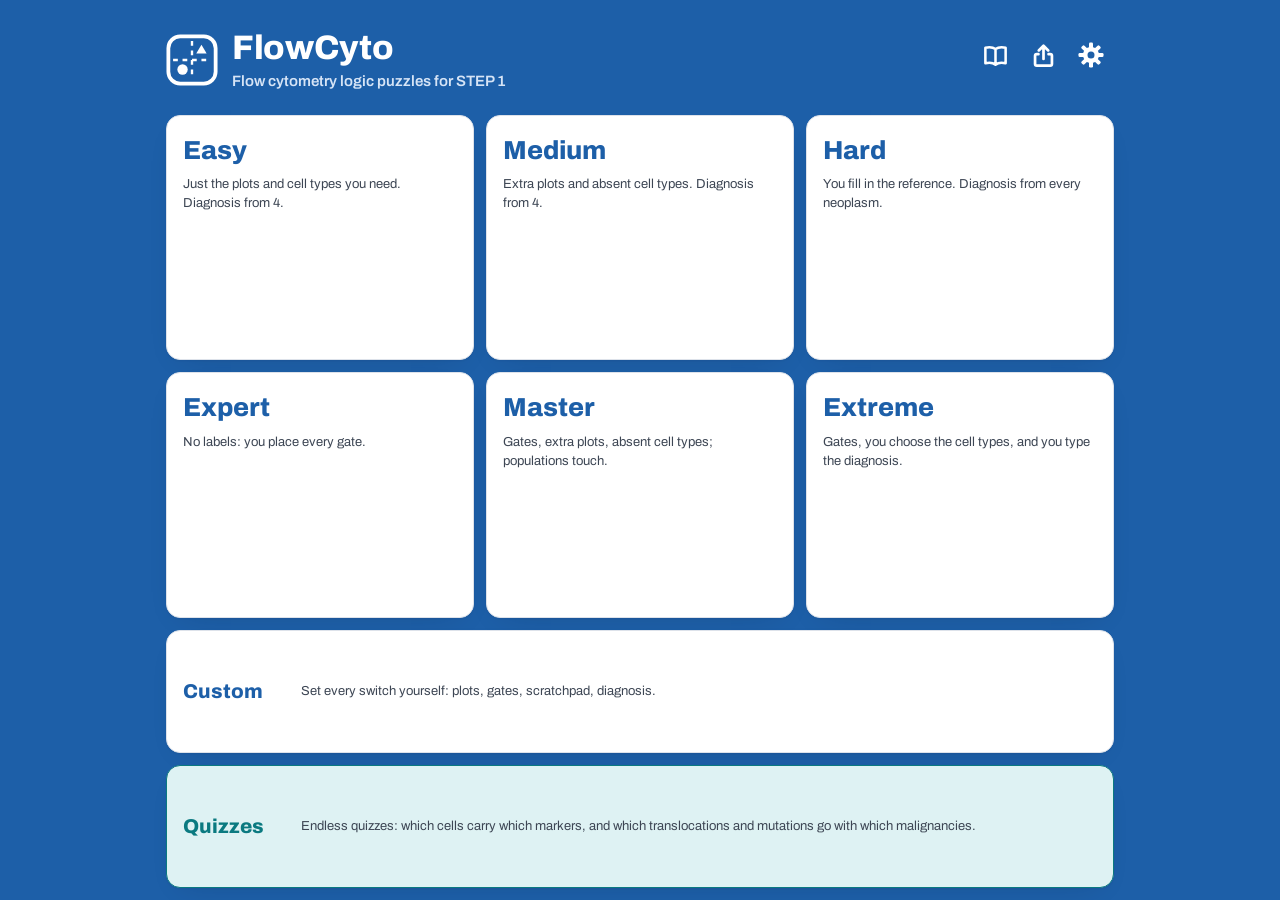
<file: index.html>
<!doctype html>
<html lang="en">
<head>
<meta charset="utf-8">
<meta name="viewport" content="width=device-width, initial-scale=1, maximum-scale=1, user-scalable=no, viewport-fit=cover">
<title>FlowCyto</title>
<meta name="description" content="FlowCyto: a flow cytometry logic puzzle for STEP 1. Read the dot plots, name the populations, find the clone.">
<link rel="icon" type="image/svg+xml" href="favicon.svg">
<!-- Home screen: an app icon, and it opens full screen like an app (no Safari bars) -->
<link rel="apple-touch-icon" href="apple-touch-icon.png">
<link rel="manifest" href="manifest.webmanifest">
<meta name="apple-mobile-web-app-capable" content="yes">
<meta name="mobile-web-app-capable" content="yes">
<meta name="apple-mobile-web-app-title" content="FlowCyto">
<meta name="apple-mobile-web-app-status-bar-style" content="default">
<meta name="theme-color" content="#ffffff">
<link rel="preconnect" href="https://fonts.googleapis.com">
<link rel="preconnect" href="https://fonts.gstatic.com" crossorigin>
<link href="https://fonts.googleapis.com/css2?family=Archivo:wght@400;500;600;700;800&display=swap" rel="stylesheet">
<link rel="stylesheet" href="style.css?v=53">
<link rel="stylesheet" href="game.css?v=53">
<script>
/* Appearance before anything draws (Settings → Appearance; game.js keeps it in step). Per device. */
(function () {
  var a = {}; try { a = (JSON.parse(localStorage.getItem('flowcyto.prefs') || '{}') || {}).appearance || {}; } catch (e) {}
  var m = a.mode || 'auto', dark = m === 'dark' || (m === 'auto' && window.matchMedia && matchMedia('(prefers-color-scheme: dark)').matches);
  var theme = dark ? (a.dark || 'dark') : (a.light || 'default');
  document.documentElement.setAttribute('data-theme', theme);
  /* The status bar takes theme-color, and a home-screen app reads it once, at launch: set it now to
     the header's own color so the two are one strip from the first frame. */
  var bar = { dark: '#181d25', black: '#0e0f12' }[theme] || '#ffffff';
  document.querySelector('meta[name="theme-color"]').setAttribute('content', bar);
  /* No page zoom: iOS ignores user-scalable for pinches, so stop the gesture itself (a double tap is
     handled by touch-action in game.css). */
  document.addEventListener('gesturestart', function (e) { e.preventDefault(); });
})();
</script>
</head>
<body>
<div id="menu" class="menu" hidden></div>

<div id="game" class="game" hidden>
  <header class="bar">
    <div class="bar-in">
      <button class="iconbtn" id="menuBtn" aria-label="Main menu"><svg class="ic" viewBox="0 0 16 16" aria-hidden="true"><path d="M10 3L5 8l5 5" fill="none" stroke="currentColor" stroke-width="2.2" stroke-linecap="round" stroke-linejoin="round"/></svg><span>Menu</span></button>
      <div class="gtitle"><b id="gMode"></b><span><span id="gLevel"></span><span id="timer" class="timer" hidden></span></span></div>
      <button class="iconbtn" id="undoBtn" aria-label="Undo" title="Undo"><svg class="ic" viewBox="0 0 16 16" aria-hidden="true"><path d="M5.5 3.5L2.5 6.5l3 3M3 6.5h6.5a4 4 0 0 1 0 8H7" fill="none" stroke="currentColor" stroke-width="1.8" stroke-linecap="round" stroke-linejoin="round"/></svg><span>Undo</span></button>
      <button class="iconbtn" id="hintBtn"><svg class="ic" viewBox="0 0 16 16" aria-hidden="true"><path d="M8 1.8a4.4 4.4 0 0 0-2.6 8c.5.4.8.9.8 1.5v.5h3.6v-.5c0-.6.3-1.1.8-1.5A4.4 4.4 0 0 0 8 1.8zM6.3 13.6h3.4M6.8 15h2.4" fill="none" stroke="currentColor" stroke-width="1.5" stroke-linecap="round" stroke-linejoin="round"/></svg><span>Hint</span></button>
      <button class="iconbtn" id="masterBtn" aria-label="Master reference" title="Master reference"><svg class="ic" viewBox="0 0 16 16" aria-hidden="true"><path d="M8 4.2C6.4 3 4.4 2.8 2 3.4v9.2c2.4-.6 4.4-.4 6 .8 1.6-1.2 3.6-1.4 6-.8V3.4c-2.4-.6-4.4-.4 6 .8zM8 4.2v9.2" fill="none" stroke="currentColor" stroke-width="1.5" stroke-linejoin="round"/></svg><span>Reference</span></button>
      <button class="iconbtn" id="setBtn" aria-label="Settings"><svg class="ic" viewBox="0 0 16 16" aria-hidden="true"><path d="M2.5 4.5h6M12 4.5h1.5M2.5 11.5h1.5M7.5 11.5h6" stroke="currentColor" stroke-width="1.6" stroke-linecap="round"/><circle cx="10.2" cy="4.5" r="1.7" fill="none" stroke="currentColor" stroke-width="1.6"/><circle cx="5.8" cy="11.5" r="1.7" fill="none" stroke="currentColor" stroke-width="1.6"/></svg><span>Settings</span></button>
    </div>
  </header>
  <main class="board">
    <section class="plots-col">
      <div class="board-head on-page"><h1 id="specName"></h1><span class="pill" id="boardId"></span><button class="clearx" id="clearCrossed" hidden></button></div>
      <div class="plots" id="plots"></div>
    </section>
    <aside class="panel card" id="panel"></aside>
  </main>
</div>

<div id="quiz" class="game quiz" hidden></div>

<div id="zoom" class="zoom" hidden></div>
<dialog id="settings" class="settings card"></dialog>
<div id="coach" class="coach" hidden></div>
<div id="refpane" class="refpane" hidden></div>
<div id="latch" class="latch" hidden aria-hidden="true"></div>
<dialog id="acts" class="settings card"></dialog>

<script src="js/kb.js?v=53"></script>
<script src="js/genetics.js?v=53"></script>
<script src="js/gen.js?v=53"></script>
<script src="js/plot.js?v=53"></script>
<script src="js/content.js?v=53"></script>
<script src="js/master.js?v=53"></script>
<script src="js/markers.js?v=53"></script>
<script src="js/game.js?v=53"></script>
</body>
</html>
</file>
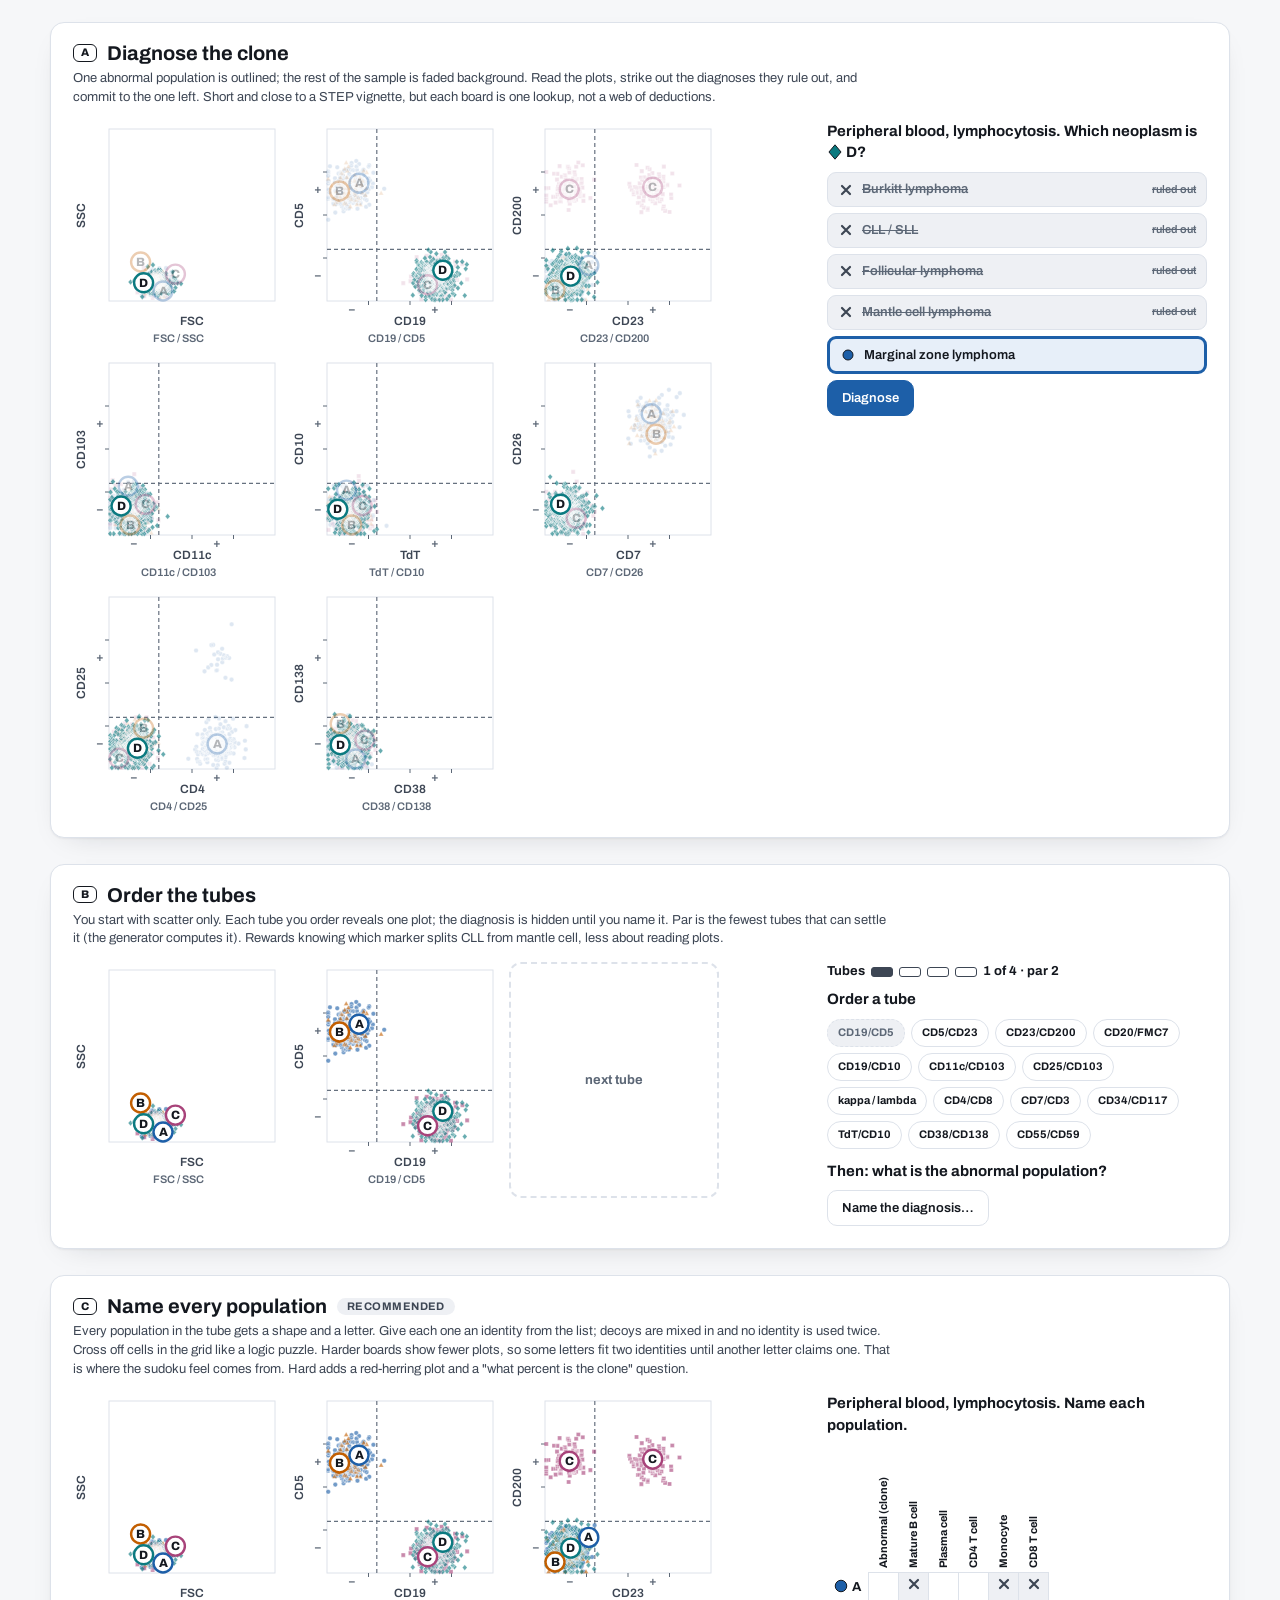
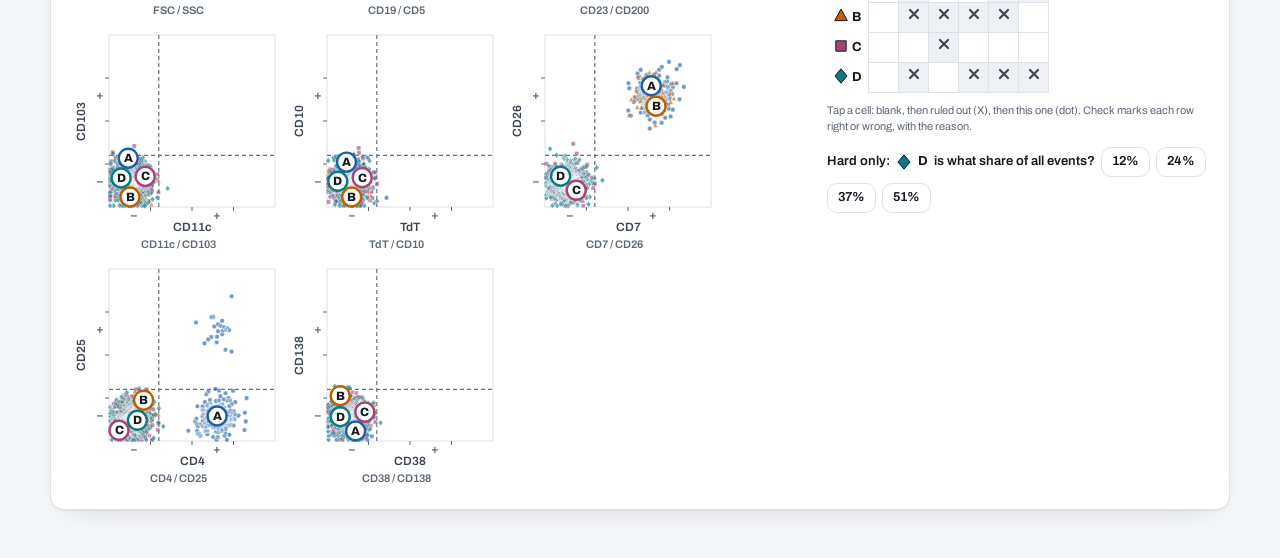
<file: mock/mechanics.html>
<!doctype html>
<html lang="en" data-theme="light">
<head>
<meta charset="utf-8">
<meta name="viewport" content="width=device-width, initial-scale=1">
<title>FlowCyto mechanics</title>
<link href="https://fonts.googleapis.com/css2?family=Archivo:wght@400;500;600;700;800&display=swap" rel="stylesheet">
<link rel="stylesheet" href="../style.css">
<style>
  body { padding: 22px; }
  .opt { max-width: 1180px; margin: 0 auto 26px; padding: 18px 22px 22px; }
  .opt > h2 { font-size: var(--fs-xl); display: flex; gap: 10px; align-items: center; }
  .opt > p.how { margin: 4px 0 14px; color: var(--ink-2); font-size: var(--fs-sm); max-width: 820px; }
  .tag { font-size: var(--fs-xs); font-weight: 800; border: 1.5px solid var(--ink); border-radius: 6px; padding: 1px 7px; }
  .row { display: flex; gap: 18px; align-items: flex-start; flex-wrap: wrap; }
  .plots { display: flex; flex-wrap: wrap; gap: 8px; flex: 1 1 520px; }
  .plots figure { margin: 0; }
  .plots figcaption { font-size: var(--fs-xs); color: var(--muted); text-align: center; font-weight: 600; }
  .side { flex: 0 1 380px; min-width: 300px; }
  .ask { font-weight: 700; margin-bottom: 8px; }
  .dx { display: flex; align-items: center; gap: 8px; padding: 7px 10px; border: 1.5px solid var(--line); border-radius: 9px; margin-bottom: 6px; font-size: var(--fs-sm); font-weight: 600; }
  .dx.out { color: var(--muted); text-decoration: line-through; background: var(--sunk); }
  .dx .why { margin-left: auto; font-size: var(--fs-xs); font-weight: 600; text-decoration: none; color: var(--muted); }
  .dx.pick { border: 3px solid var(--blue); background: var(--blue-bg); }
  .rack { display: flex; flex-wrap: wrap; gap: 6px; margin: 8px 0 12px; }
  .tube { padding: 5px 10px; border: 1.5px solid var(--line); border-radius: 999px; font-size: var(--fs-xs); font-weight: 700; background: var(--card); }
  .tube.used { background: var(--sunk); color: var(--muted); border-style: dashed; }
  .meter { display: flex; gap: 6px; align-items: center; font-size: var(--fs-sm); font-weight: 700; margin-bottom: 8px; }
  .slot { width: 22px; height: 10px; border-radius: 3px; border: 1.5px solid var(--ink-2); }
  .slot.full { background: var(--ink-2); }
  table.grid { border-collapse: collapse; font-size: var(--fs-sm); }
  .grid th { font-weight: 700; padding: 4px 6px; }
  .grid thead th { writing-mode: vertical-rl; transform: rotate(180deg); text-align: left; height: 128px; font-size: var(--fs-xs); white-space: nowrap; }
  .grid tbody th { text-align: left; white-space: nowrap; }
  .grid td { width: 30px; height: 30px; border: 1px solid var(--line); text-align: center; }
  .grid td.no { background: var(--sunk); }
  .grid td.yes { background: var(--blue-bg); }
  .note { margin-top: 10px; font-size: var(--fs-xs); color: var(--muted); }
  .pct { margin-top: 12px; display: flex; gap: 6px; align-items: center; flex-wrap: wrap; font-size: var(--fs-sm); font-weight: 600; }
  .pct .btn { min-height: 30px; padding: 3px 10px; }
</style>
</head>
<body>
<div id="out"></div>
<script src="../js/kb.js"></script>
<script src="../js/gen.js"></script>
<script src="../js/plot.js"></script>
<script>
const { generate, renderPlot, shapeIcon, BY, fits, plotMarkers } = FC;
const SEED = +(location.hash.slice(1) || 68);
const P = generate(SEED, 'medium');
const clone = P.pops.find(p => BY[p.id].kind === 'neoplasm');
const X = '<svg class="ic" viewBox="0 0 16 16" aria-label="ruled out"><path d="M4 4l8 8M12 4l-8 8" stroke="var(--ink-2)" stroke-width="2.2" stroke-linecap="round"/></svg>';
const DOT = '<svg class="ic" viewBox="0 0 16 16" aria-label="this one"><circle cx="8" cy="8" r="5" fill="var(--blue)" stroke="var(--ink)" stroke-width="1"/></svg>';
const fig = (pl, o = {}) => `<figure>${renderPlot(P, pl, { size: 210, ...o })}<figcaption>${pl.x === 'LC' ? 'kappa / lambda' : pl.x + ' / ' + pl.y}</figcaption></figure>`;
const popName = p => `${shapeIcon(p.slot)} <b>${p.label}</b>`;

// ---- A: diagnose the clone ----
const sibs = Object.values(BY).filter(e => e.kind === 'neoplasm' && e.lineage === BY[clone.id].lineage && e.id !== clone.id).slice(0, 4).map(e => e.id);
const dxList = [clone.id, ...sibs].sort();
const shownMk = ['SSC', ...P.plots.slice(1).flatMap(q => plotMarkers([q.x, q.y]))];
const A = `<section class="card opt"><h2><span class="tag">A</span> Diagnose the clone</h2>
<p class="how">One abnormal population is outlined; the rest of the sample is faded background. Read the plots, strike out the diagnoses they rule out, and commit to the one left. Short and close to a STEP vignette, but each board is one lookup, not a web of deductions.</p>
<div class="row"><div class="plots">${P.plots.map(pl => fig(pl, { focus: clone.slot })).join('')}</div>
<div class="side"><div class="ask">${P.specName}. Which neoplasm is ${popName(clone)}?</div>
${dxList.map((id, i) => { const out = !fits(id, clone, shownMk); const pick = id === clone.id;
  return `<div class="dx ${out ? 'out' : ''} ${pick ? 'pick' : ''}">${out ? X : pick ? DOT : '<span class="ic"></span>'} ${BY[id].name}${out ? '<span class="why">ruled out</span>' : ''}</div>`; }).join('')}
<button class="btn primary">Diagnose</button></div></div></section>`;

// ---- B: order the tubes ----
const usedKeys = [P.plots[1] && P.plots[1].key].filter(Boolean);
const rack = ['CD19/CD5', 'CD5/CD23', 'CD23/CD200', 'CD20/FMC7', 'CD19/CD10', 'CD11c/CD103', 'CD25/CD103', 'LC', 'CD4/CD8', 'CD7/CD3', 'CD34/CD117', 'TdT/CD10', 'CD38/CD138', 'CD55/CD59'];
const B = `<section class="card opt"><h2><span class="tag">B</span> Order the tubes</h2>
<p class="how">You start with scatter only. Each tube you order reveals one plot; the diagnosis is hidden until you name it. Par is the fewest tubes that can settle it (the generator computes it). Rewards knowing which marker splits CLL from mantle cell, less about reading plots.</p>
<div class="row"><div class="plots">${fig(P.plots[0])}${P.plots[1] ? fig(P.plots[1]) : ''}
<figure style="width:210px;height:236px;display:grid;place-items:center;border:2px dashed var(--line);border-radius:12px;color:var(--muted);font-weight:700;font-size:13px">next tube</figure></div>
<div class="side"><div class="meter">Tubes ${'<span class="slot full"></span>'.repeat(1)}${'<span class="slot"></span>'.repeat(3)} 1 of 4 · par 2</div>
<div class="ask">Order a tube</div><div class="rack">${rack.map(k => `<span class="tube ${usedKeys.includes(k) ? 'used' : ''}">${k === 'LC' ? 'kappa / lambda' : k}</span>`).join('')}</div>
<div class="ask">Then: what is the abnormal population?</div><button class="btn">Name the diagnosis…</button></div></div></section>`;

// ---- C: name every population ----
const cand = FC.countSolutions(P.pops, P.pool, FC.markersOf(P.plots.map(q => [q.x, q.y]))).cand;
const marks = {}; // a half-solved state: the player's crosses so far
P.pops.forEach((p, i) => P.pool.forEach(id => { if (!cand[i].includes(id) && (i + id.length) % 3) marks[p.label + id] = 'no'; }));
const solved = P.pops.find((p, i) => cand[i].length === 1); if (solved) marks[solved.label + solved.id] = 'yes';
const C = `<section class="card opt"><h2><span class="tag">C</span> Name every population <span class="pill">recommended</span></h2>
<p class="how">Every population in the tube gets a shape and a letter. Give each one an identity from the list; decoys are mixed in and no identity is used twice. Cross off cells in the grid like a logic puzzle. Harder boards show fewer plots, so some letters fit two identities until another letter claims one. That is where the sudoku feel comes from. Hard adds a red-herring plot and a "what percent is the clone" question.</p>
<div class="row"><div class="plots">${P.plots.map(pl => fig(pl)).join('')}</div>
<div class="side"><div class="ask">${P.specName}. Name each population.</div>
<table class="grid"><thead><tr><th></th>${P.pool.map(id => `<th>${BY[id].name}</th>`).join('')}</tr></thead><tbody>
${P.pops.map(p => `<tr><th>${popName(p)}</th>${P.pool.map(id => { const m = marks[p.label + id]; return `<td class="${m || ''}">${m === 'no' ? X : m === 'yes' ? DOT : ''}</td>`; }).join('')}</tr>`).join('')}
</tbody></table>
<div class="note">Tap a cell: blank, then ruled out (X), then this one (dot). Check marks each row right or wrong, with the reason.</div>
<div class="pct">Hard only: ${popName(clone)} is what share of all events? ${[12, 24, 37, 51].map(v => `<span class="btn">${v}%</span>`).join('')}</div>
</div></div></section>`;

document.getElementById('out').innerHTML = A + B + C;
</script>
</body>
</html>
</file>
<file: style.css>
/* FlowCyto — palette shared with Step 1 Pathways (ClaudeOS design/tokens.css).
   CVD-safe roles: blue · orange · pink · teal · gold · slate. No purple, no green.
   Never color alone: every population also has a shape and a letter; marks are icons with text. */
:root {
  --paper: #f6f7f9; --sunk: #eef0f4; --card: #ffffff;
  --line: #dde2ea; --line-soft: #e9edf2;
  --ink: #14181f; --ink-2: #3d4654; --muted: #5d6877;
  --blue: #1d5fa8; --blue-bg: #e7eff9;
  --orange: #c25e00; --orange-bg: #fcefe1;
  --pink: #a8437a; --pink-bg: #f8e8f0;
  --teal: #0b7a80; --teal-bg: #def2f3;
  --gold: #8a6500; --gold-bg: #f8efd6;
  --slate: #66717f; --slate-bg: #e9ecf0;
  --display: Archivo, "Helvetica Neue", Arial, sans-serif;
  --fs-xs: 11px; --fs-sm: 13px; --fs-md: 15px; --fs-lg: 17px; --fs-xl: 20px; --fs-2xl: 26px;
  --radius: 14px; --ctrl: 10px;
  --shadow: 0 1px 2px rgba(20,24,31,.05), 0 10px 30px -18px rgba(20,24,31,.22);
  --bg: var(--paper);
  color-scheme: light;
}
/* Themes (Settings → Appearance), as in Step 1 Pathways: Default (light with a blue page), Light,
   Dark, Black. The script in index.html sets data-theme before the page draws; without it the
   system setting still picks light or dark. */
@media (prefers-color-scheme: dark) {
  :root:not([data-theme]) {
    --paper: #0f1217; --sunk: #161a21; --card: #181d25;
    --line: #2b323d; --line-soft: #222933;
    --ink: #e9edf3; --ink-2: #b9c2cf; --muted: #8e98a8;
    --blue: #7fb2ea; --blue-bg: #17283d;
    --orange: #f0a05a; --orange-bg: #33220f;
    --pink: #e58cb4; --pink-bg: #351f2b;
    --teal: #5cc6cc; --teal-bg: #0f2c2e;
    --gold: #e3bd55; --gold-bg: #2f2710;
    --slate: #98a3b3; --slate-bg: #1d222a;
    --shadow: 0 1px 2px rgba(0,0,0,.4), 0 10px 30px -18px rgba(0,0,0,.7);
    color-scheme: dark;
  }
}
:root[data-theme="dark"], :root[data-theme="black"] {
    --paper: #0f1217; --sunk: #161a21; --card: #181d25;
    --line: #2b323d; --line-soft: #222933;
    --ink: #e9edf3; --ink-2: #b9c2cf; --muted: #8e98a8;
    --blue: #7fb2ea; --blue-bg: #17283d;
    --orange: #f0a05a; --orange-bg: #33220f;
    --pink: #e58cb4; --pink-bg: #351f2b;
    --teal: #5cc6cc; --teal-bg: #0f2c2e;
    --gold: #e3bd55; --gold-bg: #2f2710;
    --slate: #98a3b3; --slate-bg: #1d222a;
    --shadow: 0 1px 2px rgba(0,0,0,.4), 0 10px 30px -18px rgba(0,0,0,.7);
    color-scheme: dark;
}
:root[data-theme="black"] {
  --paper: #000000; --sunk: #0b0b0d; --card: #0e0f12; --line: #24262b; --line-soft: #17181b; --slate-bg: #121318;
  --blue-bg: #0d1a29; --orange-bg: #221607; --pink-bg: #24121c; --teal-bg: #08201f; --gold-bg: #1f1a08;
}
/* Default: the page itself is the blue accent; text sitting straight on it turns white. */
:root[data-theme="default"] { --bg: #1d5fa8; }
:root[data-theme="default"] .on-page { color: #ffffff; --muted: #d6e4f6; --blue: #ffffff; }
:root[data-theme="default"] .on-page .pill { background: rgba(255,255,255,.18); color: #ffffff; }
* { box-sizing: border-box; }
body { margin: 0; background: var(--bg, var(--paper)); color: var(--ink); font: 400 var(--fs-md)/1.45 var(--display); }
button { font: inherit; color: inherit; }
h1, h2, h3 { margin: 0; line-height: 1.2; }

/* ---- dot plots ---- */
.dotplot { display: block; max-width: 100%; height: auto; }
.dp-frame { fill: var(--card); stroke: var(--line); }
.dp-tick { stroke: var(--muted); }
.dp-cut { stroke: var(--slate); stroke-dasharray: 4 3; stroke-width: 1.2; }
.dp-ev { opacity: .62; stroke: var(--card); stroke-width: .35; }
.dp-dim { opacity: .14; }
.dp-gray { fill: var(--slate); opacity: .45; stroke: none; }
.dp-ax { font: 600 12px var(--display); fill: var(--ink-2); }
.dp-q { font: 700 12px var(--display); fill: var(--muted); }
.dp-axc { font-size: 13px; font-weight: 700; }
.dp-badge circle { fill: var(--card); stroke-width: 2.4; }
.dp-badge text { font: 800 12px var(--display); fill: var(--ink); }
.dp-badge.dp-dim { opacity: .3; }
.shape-ic { flex: none; vertical-align: -3px; }

/* ---- shared bits ---- */
.card { background: var(--card); border: 1px solid var(--line); border-radius: var(--radius); box-shadow: var(--shadow); }
.btn { color: var(--ink); display: inline-flex; align-items: center; gap: 6px; min-height: 36px; padding: 6px 14px; border: 1.5px solid var(--line); border-radius: var(--ctrl); background: var(--card); font-weight: 600; font-size: var(--fs-sm); cursor: pointer; }
.btn:hover { border-color: var(--slate); }
.btn.primary { background: var(--blue); border-color: var(--blue); color: #fff; }
:root[data-theme="default"] .on-page .btn { --ink: #14181f; --line: rgba(255,255,255,.6); }
.btn:disabled { opacity: .45; cursor: default; }
.pill { display: inline-flex; align-items: center; gap: 6px; padding: 2px 10px; border-radius: 999px; background: var(--sunk); font-size: var(--fs-xs); font-weight: 700; letter-spacing: .04em; text-transform: uppercase; color: var(--ink-2); }
.muted { color: var(--muted); }
.ic { width: 16px; height: 16px; flex: none; }
.dp-gate { stroke: var(--ink); stroke-width: 1.6; }
.dp-handle { fill: var(--card); stroke: var(--ink); stroke-width: 2; }
</file>
<file: game.css>
/* FlowCyto screens: main menu, game, settings, enlarged plot.
   Marks: X = ruled out, dot = chosen; right = check icon + "right", wrong = cross icon + "wrong" +
   a wavy underline; hints are labeled "Hint." Never color alone. */
[hidden] { display: none !important; }

/* ---------- main menu ---------- */
.menu-in { max-width: 760px; margin: 0 auto; padding: max(28px, env(safe-area-inset-top)) 16px 40px; display: flex; flex-direction: column; gap: 16px; }
.logo p { text-wrap: balance; }
.logo { display: flex; gap: 14px; align-items: center; color: var(--blue); margin-bottom: 6px; }
.logo h1 { font-size: 34px; font-weight: 800; letter-spacing: -.01em; }
.logo p { margin: 2px 0 0; color: var(--muted); font-weight: 600; }
.cont { display: grid; grid-template-columns: auto 1fr auto; grid-template-rows: auto auto; column-gap: 12px; align-items: center; text-align: left; padding: 14px 16px; cursor: pointer; border: 2px solid var(--orange); background: var(--orange-bg); }
.cont .cont-k { grid-row: 1 / 3; font-size: var(--fs-xs); font-weight: 800; letter-spacing: .06em; text-transform: uppercase; color: var(--orange); }
.cont b { font-size: var(--fs-md); }
.cont span:not(.cont-k) { grid-column: 2; font-size: var(--fs-sm); color: var(--muted); }
.cont .ic { grid-row: 1 / 3; grid-column: 3; color: var(--orange); }
.cont b { color: var(--ink); }
.mcard { padding: 18px; }
.mhead { display: flex; gap: 12px; align-items: center; }
.micon { width: 36px; height: 36px; color: var(--blue); flex: none; }
.micon svg { width: 100%; height: 100%; }
.mhead h2 { font-size: var(--fs-xl); }
.mcard > p { margin: 8px 0 14px; color: var(--ink-2); font-size: var(--fs-sm); }
.lvls { display: grid; grid-template-columns: repeat(4, 1fr); gap: 8px; }
.lvl { display: flex; flex-direction: column; align-items: center; gap: 2px; padding: 12px 6px; border: 1.5px solid var(--line); border-radius: 12px; background: var(--sunk); cursor: pointer; }
.lvl b { font-size: var(--fs-lg); }
.lvl span { font-size: var(--fs-xs); color: var(--muted); font-weight: 600; }
.lvl:hover, .lvl:focus-visible { border-color: var(--blue); }
.menu-foot { display: flex; gap: 12px; align-items: center; justify-content: space-between; flex-wrap: wrap; font-size: var(--fs-xs); }

/* ---------- game shell: no page scroll; plots fit the space that's left ---------- */
.game { display: flex; flex-direction: column; height: 100vh; height: 100dvh; background: var(--bg, var(--paper)); }
/* Safari tints the status-bar strip (and its toolbar) with the page's own background, not theme-color.
   During a game the page background is the header's color, so the strip and the header are one
   surface; the board keeps its own background. */
html.in-game, html.in-game body { background: var(--card); }
.bar { flex: none; position: sticky; top: 0; z-index: 12; background: var(--card); border-bottom: 1px solid var(--line); padding-top: env(safe-area-inset-top, 0px); }
.bar-in { max-width: 1400px; margin: 0 auto; padding: 8px 16px; display: flex; gap: 8px; align-items: center; }
.iconbtn { display: inline-flex; align-items: center; gap: 6px; min-height: 36px; padding: 6px 10px; border: 1.5px solid transparent; border-radius: var(--ctrl); background: none; font-weight: 600; font-size: var(--fs-sm); cursor: pointer; color: var(--ink-2); }
.iconbtn:hover { border-color: var(--line); }
.iconbtn:disabled { opacity: .4; cursor: default; }
#hintBtn { color: var(--orange); background: var(--orange-bg); border-color: var(--orange); }
.gtitle { display: flex; flex-direction: column; line-height: 1.15; margin-right: auto; min-width: 0; }
.gtitle b { font-size: var(--fs-md); white-space: nowrap; overflow: hidden; text-overflow: ellipsis; }
.gtitle .short { display: none; }
.gtitle > span { font-size: var(--fs-xs); color: var(--muted); font-weight: 700; text-transform: uppercase; letter-spacing: .05em; }
.board { flex: 1; min-height: 0; width: 100%; max-width: 1400px; margin: 0 auto; padding: 12px 16px 16px; display: flex; gap: 16px; }
.plots-col { flex: 1; min-width: 0; min-height: 0; display: flex; flex-direction: column; }
.board-head { flex: none; display: flex; gap: 10px; align-items: baseline; margin-bottom: 8px; min-width: 0; }
.board-head h1 { font-size: var(--fs-lg); white-space: nowrap; overflow: hidden; text-overflow: ellipsis; }
.plots { flex: 1; min-height: 0; display: grid; gap: 8px; align-content: start; justify-content: center; }
.plots { overflow-x: auto; overflow-y: hidden; overscroll-behavior-x: contain; -webkit-overflow-scrolling: touch; scrollbar-width: thin; }
.plots { padding-bottom: 4px; }
.plots-col.fit { flex: none; }
.plots-col.fit .plots { flex: none; }
.plots figure { margin: 0; background: var(--card); border: 1px solid var(--line); border-radius: 10px; padding: 4px; cursor: zoom-in;
  -webkit-touch-callout: none; -webkit-user-select: none; user-select: none; touch-action: manipulation; }
.plots .dotplot { width: var(--plot, 240px); height: var(--plot, 240px); }
.plots figcaption { font-size: 11px; line-height: 12px; color: var(--muted); text-align: center; font-weight: 700; white-space: nowrap; overflow: hidden; text-overflow: ellipsis; }
.plots figure.flash { box-shadow: 0 0 0 3px var(--blue); border-color: var(--blue); }
.panel { flex: 0 0 420px; padding: 12px 16px 16px; overflow: auto; min-height: 0; }
.panel .sub { font-size: var(--fs-sm); color: var(--muted); margin: 0 0 12px; }

/* tabs: Answer · Scratch pad */
.tabs { display: flex; gap: 4px; align-items: center; margin: 0 0 12px; border-bottom: 1px solid var(--line); }
.tabs [role="tab"] { border: 0; background: none; padding: 8px 10px; font-weight: 700; font-size: var(--fs-sm); color: var(--muted); cursor: pointer; border-bottom: 3px solid transparent; margin-bottom: -1px; }
.tabs [role="tab"][aria-selected="true"] { color: var(--blue); border-bottom-color: var(--blue); }
.sheet-tg { display: none; margin-left: auto; border: 1.5px solid var(--line); background: var(--card); border-radius: 8px; width: 36px; height: 32px; place-items: center; cursor: pointer; }

/* grid (Name every population) */
.lgrid { border-collapse: collapse; font-size: var(--fs-sm); margin-bottom: 10px; }
.lgrid thead th { vertical-align: bottom; padding: 0 0 4px; }
.lgrid .colh { writing-mode: vertical-rl; transform: rotate(180deg); text-align: left; white-space: nowrap; font-size: var(--fs-xs); font-weight: 700; border: 0; background: none; cursor: pointer; padding: 4px 2px; color: var(--ink-2); max-height: 150px; overflow: hidden; text-overflow: ellipsis; }
.lgrid .colh:hover { color: var(--blue); text-decoration: underline; }
.lgrid tbody th { text-align: left; white-space: nowrap; padding-right: 8px; font-weight: 700; cursor: pointer; }
.lgrid td { width: var(--cell, 32px); height: var(--cell, 32px); border: 1px solid var(--line); padding: 0; }
.lgrid td button { width: 100%; height: 100%; border: 0; background: none; cursor: pointer; display: grid; place-items: center; }
.lgrid td.no { background: var(--sunk); }
.lgrid td.yes { background: var(--blue-bg); }
.lgrid td.maybe { background: var(--gold-bg); }
.lgrid td.implied .ic { opacity: .45; }
/* after Check, a chosen cell shows its verdict: a green tick, or a red square (shape and color both) */
.lgrid td.yes.right { background: var(--yes-bg); }
.lgrid td.yes.wrong { background: var(--nope-bg); } /* ruled out by a Yes in its row or column */
/* scratchpad tap tools: symbols only (named by aria-label and title), lit with the usual segmented ring */
.seg.tools { margin-right: auto; }
.seg.tools button { display: inline-grid; place-items: center; min-width: 34px; min-height: 34px; padding: 0 6px; }
.seg.tools .ic { width: 17px; height: 17px; }
@media (max-width: 900px) {
  .ans-head.has-tools h2 { display: none; }
  .seg.tools button { min-width: 44px; min-height: 40px; }
}
@media (max-width: 380px) { .seg.tools button { min-width: 40px; } .ans-head.has-tools { gap: 6px; } .ans-head.has-tools .refbtn { padding: 6px 10px; } }
.set-ver { margin: 18px 0 4px; font-size: var(--fs-xs); color: var(--muted); text-align: center; }
.lgrid tr.focus th { color: var(--blue); text-decoration: underline; text-underline-offset: 3px; }
.rowmark { display: inline-flex; gap: 3px; align-items: center; font-size: var(--fs-xs); font-weight: 700; margin-left: 4px; }
.rowmark.right { color: var(--teal); }
.rowmark.wrong { color: var(--pink); text-decoration: underline wavy; text-underline-offset: 3px; }

/* list (Diagnose the clone) */
.dxrow { display: flex; gap: 6px; margin-bottom: 6px; }
.dx { flex: 1; display: flex; align-items: center; gap: 8px; text-align: left; padding: calc(8px * var(--fit, 1)) 10px; border: 1.5px solid var(--line); border-radius: 9px; font-size: calc(var(--fs-sm) * var(--fit, 1)); font-weight: 600; background: var(--card); cursor: pointer; }
.dx.no { color: var(--muted); background: var(--sunk); }
.dx.no .nm { text-decoration: line-through; }
.dx.yes { border: 3px solid var(--blue); background: var(--blue-bg); }
/* diagnosis and quiz options: the name chooses, the small × beside it only crosses it out */
.dxrow, .qrow-opt { display: flex; gap: 4px; align-items: stretch; min-width: 0; }
.dxrow .dx { min-width: 0; }
.xout { flex: none; width: 40px; display: grid; place-items: center; border: 1.5px solid var(--line); border-radius: 9px; background: var(--card); color: var(--muted); cursor: pointer; padding: 0; }
.xout .ic { width: 14px; height: 14px; }
.xout[aria-pressed="true"] { background: var(--sunk); color: var(--ink); border-color: var(--slate, var(--muted)); border-style: dashed; }
.xout:hover { border-color: var(--slate, var(--muted)); color: var(--ink); }
.padlink { border: 1.5px solid var(--line); background: var(--card); border-radius: 9px; padding: 0 10px; font-size: var(--fs-xs); font-weight: 700; color: var(--blue); cursor: pointer; }

.actions { display: flex; gap: 8px; flex-wrap: wrap; align-items: center; margin: 10px 0; }
.tally { font-size: var(--fs-xs); color: var(--muted); font-weight: 600; }
.help { font-size: var(--fs-xs); color: var(--muted); margin: 6px 0 0; }
.msg { border-radius: 10px; padding: 10px 12px; font-size: var(--fs-sm); margin: 10px 0; border: 1.5px solid var(--line); background: var(--sunk); }
.msg.good { border-color: var(--teal); background: var(--teal-bg); }
.msg.bad { border-color: var(--pink); background: var(--pink-bg); }
.msg.hint { border-color: var(--blue); background: var(--blue-bg); }
.msg ul { margin: 6px 0 0; padding-left: 18px; }
.pctq { display: flex; gap: 6px; flex-wrap: wrap; align-items: center; margin-top: 6px; }
.recap { margin-top: 10px; font-size: var(--fs-sm); }
.recap h3 { font-size: var(--fs-md); margin: 12px 0 6px; }
.recap .item { padding: 8px 0; border-top: 1px solid var(--line-soft); }
.recap .why { color: var(--muted); font-size: var(--fs-xs); margin-top: 2px; }

/* scratch pad: + − ± as text first; tint only repeats it */
.padwrap { overflow-x: auto; margin: 0 -4px; padding: 0 4px; }
.pad { border-collapse: collapse; font-size: var(--fs-sm); }
.pad thead th { font-size: var(--fs-xs); font-weight: 700; padding: 0 2px 4px; white-space: nowrap; color: var(--ink-2); }
.pad tbody th { text-align: left; font-weight: 600; font-size: var(--fs-xs); max-width: var(--namemax, none); overflow: hidden; text-overflow: ellipsis; white-space: nowrap; padding-right: 6px; }
.pad tr.hl th { color: var(--blue); }
.pad tr.hl td.pv { box-shadow: inset 0 0 0 1px var(--blue); }
.pad td.pv { width: 34px; min-width: 34px; height: 30px; border: 1px solid var(--line); text-align: center; padding: 0; font-weight: 800; font-size: var(--fs-sm); }
.pad td.pv button { width: 100%; height: 100%; border: 0; background: none; cursor: pointer; font: inherit; color: inherit; }
.pad td.pv.p { background: var(--blue-bg); }
.pad td.pv.n { background: var(--sunk); color: var(--muted); }
.pad td.pv.s { background: var(--gold-bg); }
.pad td.pv.diff span { text-decoration: underline wavy var(--pink); text-underline-offset: 3px; }
.pad td.rv { padding-left: 6px; white-space: nowrap; }
.reveal { width: 30px; height: 28px; border: 1.5px solid var(--line); border-radius: 8px; background: var(--card); color: var(--blue); cursor: pointer; display: grid; place-items: center; }

/* ---------- enlarged plot ---------- */
.zoom { position: fixed; z-index: 20; background: rgba(10,12,16,.45); display: grid; place-items: center; -webkit-user-select: none; user-select: none; }
.zoom figure { margin: 0; background: var(--card); border-radius: 16px; padding: 10px; box-shadow: var(--shadow); }
.zoom .dotplot { width: var(--zoom); height: var(--zoom); }
.zoom figcaption { text-align: center; font-weight: 700; color: var(--ink-2); font-size: var(--fs-sm); margin-top: 4px; }

/* ---------- settings ---------- */
.settings { border: 1px solid var(--line); padding: 16px 18px; width: min(520px, calc(100vw - 24px)); color: var(--ink); background: var(--card); }
.settings::backdrop { background: rgba(10,12,16,.45); }
.set-head { display: flex; align-items: center; justify-content: space-between; margin-bottom: 6px; position: sticky; top: -16px; z-index: 3; background: var(--card); margin: -16px -18px 6px; padding: 12px 18px 8px; border-bottom: 1px solid var(--line-soft); }
.set-sec { margin: 14px 0 0; font-size: var(--fs-xs); font-weight: 800; text-transform: uppercase; letter-spacing: .06em; color: var(--muted); }
#settings { max-height: min(86vh, 760px); overflow: auto; }
/* phones: settings is a full screen page, its title and close button pinned */
@media (max-width: 700px) {
  #settings { width: 100vw; max-width: 100vw; height: 100dvh; max-height: 100dvh; margin: 0; border: 0; border-radius: 0; padding: 0 max(16px, calc(env(safe-area-inset-right, 0px) + 8px)) calc(24px + env(safe-area-inset-bottom, 0px)) max(16px, calc(env(safe-area-inset-left, 0px) + 8px)); overscroll-behavior: contain; }
  #settings .set-head { top: 0; margin: 0 -16px 6px; padding: calc(8px + env(safe-area-inset-top, 0px)) 16px 8px; }
  #settings .set-row .seg { flex-wrap: wrap; }
}
.set-head h2 { font-size: var(--fs-xl); }
.set-head h2:focus { outline: none; }
.set-row { display: flex; gap: 12px; align-items: center; justify-content: space-between; flex-wrap: wrap; padding: 12px 0; border-top: 1px solid var(--line-soft); }
.set-row > div:first-child { flex: 1 1 200px; }
.set-row b { display: block; }
.set-row span { display: block; font-size: var(--fs-xs); color: var(--muted); margin-top: 2px; }
.seg { display: inline-flex; background: var(--sunk); border-radius: var(--ctrl); padding: 3px; gap: 2px; }
.seg button { border: 0; background: none; padding: 6px 12px; border-radius: 8px; font-weight: 600; font-size: var(--fs-sm); cursor: pointer; color: var(--ink-2); }
.seg button[aria-checked="true"] { background: var(--card); color: var(--blue); box-shadow: 0 0 0 2px var(--blue) inset; }

/* appearance picker (as in Pathways) */
.set-row.themes { align-items: flex-start; }
.theme-row { display: flex; gap: 8px; flex-wrap: wrap; }
.theme-pick { display: grid; gap: 6px; justify-items: start; font: inherit; font-size: var(--fs-sm); font-weight: 600; color: var(--ink); background: var(--card); border: 1.5px solid var(--line); border-radius: 12px; padding: 8px; cursor: pointer; }
.theme-pick[aria-checked="true"] { border-color: var(--blue); box-shadow: inset 0 0 0 1px var(--blue); }
.theme-pick > span:last-child { display: inline-flex; align-items: center; gap: 4px; color: var(--ink); }
.theme-sw { display: grid; place-items: center; width: 92px; height: 58px; border-radius: 8px; border: 1px solid var(--line); }
.theme-sw > span { display: grid; align-items: end; width: 62px; height: 36px; border-radius: 5px; padding: 5px; box-shadow: 0 1px 3px rgba(0,0,0,.2); }
.theme-sw i { display: block; height: 6px; width: 70%; border-radius: 3px; }
.board-head .pill { white-space: nowrap; }

/* ---------- menu: gear, six levels + custom, legend ---------- */
.menu-top { display: flex; align-items: flex-start; justify-content: space-between; gap: 12px; }
.gearbtn { flex: none; width: 46px; height: 46px; display: grid; place-items: center; border: 0; background: none; color: var(--blue); cursor: pointer; margin-top: 4px; padding: 0; }
:root[data-theme="default"] .gearbtn { color: #ffffff; }
.gearbtn .ic { width: 30px; height: 30px; }
.lvls { grid-template-columns: repeat(3, 1fr) !important; }
.lvl.custom { width: 100%; margin-top: 8px; flex-direction: row; justify-content: center; gap: 10px; padding: 10px; background: var(--card); border-style: dashed; }
.legend { padding: 16px 18px; }
.legend h2 { font-size: var(--fs-lg); margin-bottom: 6px; }
.legend dl { display: grid; grid-template-columns: auto 1fr; gap: 4px 12px; margin: 0; font-size: var(--fs-sm); }
.legend dt { font-weight: 800; }
.legend dd { margin: 0; color: var(--ink-2); }

/* ---------- answer panel: heading, reference button, centered grids ---------- */
.ans-head { display: flex; align-items: center; justify-content: space-between; gap: 10px; margin-bottom: 8px; }
.ans-head h2 { font-size: var(--fs-lg); }
.refbtn { display: inline-flex; align-items: center; gap: 6px; min-height: 40px; padding: 6px 14px; border-radius: 999px; border: 1.5px solid var(--blue); background: var(--blue-bg); color: var(--blue); font-weight: 700; font-size: var(--fs-sm); cursor: pointer; -webkit-user-select: none; user-select: none; -webkit-touch-callout: none; touch-action: manipulation; }
.gridwrap { overflow-x: auto; margin: 0 -4px 6px; padding: 0 4px 4px; -webkit-overflow-scrolling: touch; }
.gridwrap > table { margin: 0 auto; }
.gridwrap.scrolls tbody th, .gridwrap.scrolls thead th:first-child { position: sticky; left: 0; z-index: 1; background: var(--card); box-shadow: 4px 0 6px -4px rgba(20,24,31,.25); }
.lgrid { font-size: calc(var(--fs-sm) * var(--gs, 1)); }
.lgrid td { width: var(--cell, 32px) !important; height: var(--row, var(--cell, 32px)) !important; }
.lgrid thead th:not(:first-child):not(.addcol) { width: var(--cell, 32px); min-width: var(--cell, 32px); max-width: var(--cell, 32px); }
.lgrid .colh { width: 100%; }
.lgrid.flat .colh { writing-mode: horizontal-tb; transform: none; white-space: normal; text-align: center; line-height: 1.2; padding: 4px 2px; }
.lgrid.flat thead th { vertical-align: bottom; }
.lgrid .colh { font-size: calc(var(--fs-xs) * var(--gs, 1)); max-height: var(--vmax, none); }
.lgrid td.addcol, .lgrid th.addcol { border: 0; width: auto !important; vertical-align: bottom; }
.empty { text-align: center; color: var(--muted); font-size: var(--fs-sm); margin: 10px 0; }
.dxlist { display: flex; flex-direction: column; gap: 0; }
.adddx { margin-top: 2px; }

/* add a cell type: a native select laid over a "+" face, so phones get their own picker */
.addsel { position: relative; display: inline-flex; }
.addsel-face { display: inline-flex; align-items: center; gap: 6px; min-height: 36px; padding: 4px 12px; border: 1.5px dashed var(--blue); border-radius: 10px; color: var(--blue); font-weight: 700; font-size: var(--fs-sm); background: var(--card); white-space: nowrap; }
.addsel select { position: absolute; inset: 0; opacity: 0; width: 100%; height: 100%; cursor: pointer; font-size: 16px; }
.addcol .addsel-face span { display: none; }
.addcol .addsel-face { min-height: 32px; padding: 4px 8px; }

/* ---------- reference / scratch pad overlay ---------- */
.refpane { position: fixed; z-index: 15; display: flex; flex-direction: column; background: rgba(10,12,16,.35); padding-top: 22px; }
.refpane-in { position: relative; flex: 1; min-height: 0; width: 100%; overflow: auto; padding: 10px max(18px, calc(env(safe-area-inset-right, 0px) + 10px)) max(16px, env(safe-area-inset-bottom, 0px)) max(18px, calc(env(safe-area-inset-left, 0px) + 10px)); border: 0; border-top: 3px solid var(--blue); border-radius: 16px 16px 0 0; box-shadow: 0 -10px 28px -8px rgba(10,12,16,.45); }
.ref-title { display: flex; align-items: center; gap: 6px; margin: 0 44px 4px 0; font-weight: 800; font-size: var(--fs-sm); color: var(--blue); text-transform: uppercase; letter-spacing: .06em; }
.ref-title .ic { width: 16px; height: 16px; }
.refclose { position: absolute; top: 8px; right: max(14px, calc(env(safe-area-inset-right, 0px) + 8px)); width: 40px; height: 40px; border-radius: 50%; border: 1.5px solid var(--line); background: var(--card); color: var(--ink-2); display: grid; place-items: center; cursor: pointer; z-index: 2; }
.ref-head { display: flex; align-items: center; justify-content: space-between; gap: 10px; margin-bottom: 4px; }
.ref-head h2 { display: inline-flex; align-items: center; gap: 8px; font-size: var(--fs-lg); }
.ref-head h2 .ic { width: 20px; height: 20px; color: var(--blue); }
.refpane .sub { font-size: var(--fs-sm); color: var(--muted); margin: 0 0 10px; }
.ref-foot { display: flex; flex-wrap: wrap; gap: 8px; justify-content: center; margin: 8px 0; }
.pad { font-size: calc(var(--fs-sm) * var(--gs, 1)); }
.pad td.pv { width: var(--cell, 34px) !important; min-width: var(--cell, 34px) !important; height: calc(var(--cell, 34px) * .9) !important; }
.pad.ro td.pv { font-size: calc(var(--fs-xs) * var(--gs, 1) * 1.1); }
.pad thead th { font-size: calc(var(--fs-xs) * var(--gs, 1)); }
.pad tbody th { font-size: calc(var(--fs-xs) * var(--gs, 1)); max-width: var(--namemax, none); }
.rowh { border: 0; background: none; padding: 0; font: inherit; color: var(--blue); text-decoration: underline; text-underline-offset: 2px; cursor: pointer; text-align: left; max-width: 100%; overflow: hidden; text-overflow: ellipsis; white-space: nowrap; }

/* action sheet (column / row options) and custom setup reuse the settings dialog */
.btn.wide { width: 100%; justify-content: center; margin: 6px 0; min-height: 44px; }
.field { display: flex; flex-direction: column; gap: 4px; margin: 10px 0; font-weight: 700; font-size: var(--fs-sm); }
.field select { min-height: 44px; border: 1.5px solid var(--line); border-radius: 10px; padding: 0 10px; font: inherit; font-size: 16px; background: var(--card); color: var(--ink); }
.actions.end { justify-content: flex-end; }

/* ---------- menu: level tiles that fill the screen ---------- */
.menu-in { min-height: 100vh; min-height: 100dvh; max-width: 980px; padding-bottom: calc(12px + env(safe-area-inset-bottom, 0px)); }
.tiles { flex: 1; display: grid; grid-template-columns: repeat(3, 1fr); grid-template-rows: repeat(2, minmax(110px, 2fr)) repeat(2, minmax(60px, 1fr)); gap: 12px; }
.tile { display: flex; flex-direction: column; align-items: flex-start; justify-content: space-between; gap: 6px; text-align: left; padding: 16px; cursor: pointer; border: 1.5px solid var(--line); }
.tile b { font-size: var(--fs-2xl); font-weight: 800; color: var(--blue); }
.tile .tnote { font-size: var(--fs-sm); color: var(--ink-2); flex: 1; }
.tile .tstat { font-size: var(--fs-xs); font-weight: 700; color: var(--muted); text-transform: uppercase; letter-spacing: .05em; }
.tile:hover, .tile:focus-visible { border-color: var(--blue); }
.tile.custom { grid-column: 1 / -1; min-height: 0; flex-direction: row; align-items: center; justify-content: flex-start; gap: 14px; }
.tile.custom b { flex: none; min-width: 5.2em; }
.tile.custom .tnote { flex: 1; }
.tile.markers { border-color: var(--teal); background: var(--teal-bg); }
.tile.markers b { color: var(--teal); }
.tile.custom b { font-size: var(--fs-xl); }
@media (max-width: 700px) {
  .tiles { grid-template-columns: 1fr 1fr; grid-template-rows: repeat(3, minmax(0, 2fr)) repeat(2, minmax(56px, 1fr)); gap: 10px; }
  .tile.custom { gap: 10px; }
  .tile.custom .tstat { display: none; }
  .tile { padding: 12px 14px; }
  .tile b { font-size: var(--fs-xl); }
  .tile .tnote { font-size: var(--fs-xs); }
  .logo h1 { font-size: 28px; }
  .logo p { font-size: var(--fs-sm); }
}

/* ---------- diagnosis ---------- */
.solved-line { display: flex; flex-wrap: wrap; gap: 6px; align-items: center; font-size: var(--fs-xs); font-weight: 700; color: var(--ink-2); padding: 8px 10px; border: 1.5px solid var(--teal); border-radius: 10px; background: var(--teal-bg); margin-bottom: 10px; }
.solved-line .chip { display: inline-flex; gap: 4px; align-items: center; font-weight: 600; background: var(--card); border: 1px solid var(--line); border-radius: 999px; padding: 2px 8px; }
.ask { font-size: var(--fs-md); font-weight: 600; margin: 0 0 10px; display: flex; flex-wrap: wrap; gap: 4px; align-items: center; }
.dxlist.four, .dxlist.all { display: grid; grid-template-columns: 1fr 1fr; gap: 6px; }
.dxlist .dx { margin: 0; }
.dxgroup h3 { font-size: var(--fs-xs); text-transform: uppercase; letter-spacing: .06em; color: var(--muted); margin: 10px 0 6px; }
.typed { display: flex; gap: 8px; margin: 4px 0 8px; }
.typed input { flex: 1; min-width: 0; min-height: 44px; border: 2px solid var(--blue); border-radius: 10px; padding: 0 12px; font: inherit; font-size: 17px; background: var(--card); color: var(--ink); }
.colh.abn { color: var(--blue); font-weight: 800; }

/* ---------- timer, why replay, coach marks ---------- */
.daily { padding: 16px 18px; }
.dhead { display: flex; justify-content: space-between; align-items: baseline; gap: 10px; flex-wrap: wrap; }
.dhead h2 { font-size: var(--fs-xl); }
.streak { font-size: var(--fs-sm); font-weight: 800; color: var(--blue); }
.daily > p { margin: 6px 0 12px; color: var(--ink-2); font-size: var(--fs-sm); }
.dbtns { display: grid; grid-template-columns: 1fr 1fr; gap: 8px; }
.dbtn { display: grid; grid-template-columns: auto 1fr; grid-template-rows: auto auto; column-gap: 10px; align-items: center; text-align: left; padding: 10px 12px; border: 1.5px solid var(--line); border-radius: 12px; background: var(--sunk); cursor: pointer; }
.dbtn .micon { grid-row: 1 / 3; width: 28px; height: 28px; }
.dbtn b { font-size: var(--fs-sm); }
.dbtn span:last-child { display: inline-flex; gap: 4px; align-items: center; font-size: var(--fs-xs); color: var(--muted); font-weight: 600; }
.dbtn.done { border-color: var(--teal); }
.dbtn:hover { border-color: var(--blue); }
.timer { font-variant-numeric: tabular-nums; }
.btn.mini { min-height: 26px; padding: 2px 10px; font-size: var(--fs-xs); }
.recap .item .btn.mini { margin-left: 4px; }
.whyhead { display: flex; justify-content: space-between; gap: 8px; align-items: baseline; }
.whybox p { margin: 6px 0 0; }
.coach { position: fixed; inset: 0; z-index: 30; }
.coach-spot { position: fixed; border-radius: 12px; border: 3px solid var(--blue); box-shadow: 0 0 0 9999px rgba(10,12,16,.55); pointer-events: none; transition: all .18s ease; }
.coach-card { position: fixed; left: 50%; transform: translateX(-50%); width: min(460px, calc(100vw - 24px)); padding: 14px 16px; }
.coach-card p { margin: 0 0 4px; font-size: var(--fs-md); }
.coach-card .actions { justify-content: flex-end; margin-bottom: 0; }
.coach-card .actions .tally { margin-right: auto; }


/* ---------- phones and narrow tablets: plots above, the panel as a bottom sheet ---------- */
@media (max-width: 900px) {
  .bar-in { padding: 6px 8px; gap: 2px; }
  .iconbtn { padding: 6px 8px; min-height: 44px; min-width: 44px; justify-content: center; }
  .iconbtn span { display: none; }
  #hintBtn span { display: inline; }
  .dbtns { grid-template-columns: 1fr; }
  #newBtn { min-height: 40px; padding: 4px 12px; }
  #newBtn .wide { display: none; }
  .gtitle .long { display: none; }
  .gtitle .short { display: inline; }
  /* plots above, the answer below on the same page: no sheet to open or close */
  .board { flex-direction: column; padding: 8px 8px 0; gap: 8px; }
  .board-head { margin-bottom: 6px; }
  .board-head h1 { font-size: var(--fs-md); }
  .board-head .pill { font-size: 10px; padding: 1px 8px; }
  .plots { gap: 6px; }
  .plots figure { padding: 2px; border-radius: 8px; }
  .plots figcaption { font-size: 10.5px; line-height: 13px; }
  .plots.tiny figcaption { font-size: 9.5px; }
  .panel { flex: 1 1 0; margin: 0 -8px; padding: 10px max(16px, calc(env(safe-area-inset-right, 0px) + 8px)) max(16px, env(safe-area-inset-bottom, 0px)) max(16px, calc(env(safe-area-inset-left, 0px) + 8px)); border-radius: 0; border-width: 1px 0 0; box-shadow: none; }
  .panel .sub { display: none; } /* the rules show on wider screens; phones keep the room for plots */
  .panel .btn { min-height: 44px; }
  .panel .btn.mini { min-height: 34px; }
  .dx { min-height: calc(46px * var(--fit, 1)); }
  .padlink { min-width: 48px; }
  .gchip { min-height: 40px; }
}

/* ---------- Hard: player-placed gates ---------- */
.gstat { font-size: var(--fs-sm); font-weight: 700; margin: 0 0 10px; }
.gpick { display: flex; gap: 6px; flex-wrap: wrap; align-items: center; margin: 0 0 12px; font-size: var(--fs-sm); font-weight: 700; }
.gchip { display: inline-flex; gap: 4px; align-items: center; border: 1.5px solid var(--line); background: var(--card); border-radius: 999px; padding: 4px 10px; cursor: pointer; }
.gchip[aria-pressed="true"] { border: 3px solid var(--blue); background: var(--blue-bg); }
.game.gating .plots figure { touch-action: pan-x; cursor: crosshair; }
.zoom svg { touch-action: none; cursor: crosshair; }
.zoom-foot { display: flex; justify-content: space-between; align-items: center; gap: 10px; margin-top: 8px; font-size: var(--fs-sm); color: var(--muted); font-weight: 600; }



/* ---------- press and hold: no text selection; the latch target ---------- */
html.holdmode .game, html.holdmode .refpane, html.holdmode .zoom { -webkit-user-select: none; user-select: none; -webkit-touch-callout: none; }
html.holdmode .game input, html.holdmode .game select { -webkit-user-select: text; user-select: text; }
html.holdmode #refBtn { touch-action: none; }
html.holdmode .plots figure { touch-action: pan-x; } /* the strip still swipes sideways */
.latch { position: fixed; left: 0; right: 0; z-index: 40; display: flex; align-items: center; justify-content: center; gap: 10px;
  background: var(--orange-bg); border-bottom: 2px solid var(--orange); pointer-events: none; padding-top: env(safe-area-inset-top, 0px); }
.latch { align-items: stretch; gap: 0; background: var(--card); border-bottom: 0; }
/* keep open = light blue, cross it out = gray; each with its own icon and words too */
.latch .lz { --zc: var(--blue); --zb: var(--blue-bg); flex: 1; display: flex; align-items: center; justify-content: center; gap: 8px; padding: 0 8px; min-width: 0; background: var(--zb); border-bottom: 3px solid var(--zc); }
.latch .lz.cross { --zc: var(--slate); --zb: var(--slate-bg); }
.latch .lz.restore { --zc: var(--orange); --zb: var(--orange-bg); }
.latch .lz + .lz { border-left: 2px dashed var(--line); }
.latch .ic { flex: none; width: 20px; height: 20px; padding: 7px; box-sizing: content-box; border-radius: 50%; color: var(--zc); background: var(--card); border: 2px dashed var(--zc); }
.latch span { font-size: var(--fs-sm); font-weight: 800; color: var(--ink); }
.latch .lz.on { background: var(--zc); }
.latch .lz.on .ic { border-style: solid; }
.latch .lz.on span { color: #ffffff; }
.latch.tap { pointer-events: auto; }
.latch.tap .lz { cursor: pointer; }
.latch.tap .lz:active { background: var(--zc); }
.latch.tap .lz:active span { color: #ffffff; }
.refpane.held .refpane-in { border-top-color: var(--orange); }

/* ---------- Markers quiz ---------- */
.quiz .gtitle span { font-variant-numeric: tabular-nums; }
.qmain { flex: 1; min-height: 0; overflow: auto; width: 100%; max-width: 620px; margin: 0 auto; padding: 16px 16px calc(24px + env(safe-area-inset-bottom, 0px)); display: flex; flex-direction: column; gap: 14px; }
.qcard { padding: 18px; display: flex; flex-direction: column; gap: 10px; }
.qcard h2 { margin: 0; font-size: var(--fs-2xl); color: var(--teal); }
.qcard .sub { margin: 0; color: var(--muted); font-size: var(--fs-sm); }
.qchips { display: flex; flex-direction: column; gap: 8px; }
.qchip, .qopt { display: flex; align-items: center; gap: 10px; min-height: 48px; padding: 8px 14px; border: 1.5px solid var(--line); border-radius: 12px; background: var(--card); color: var(--ink); font: inherit; font-weight: 600; font-size: var(--fs-sm); text-align: left; cursor: pointer; }
.qchip .ic, .qopt .ic { width: 18px; height: 18px; flex: none; border: 1.5px solid var(--line); border-radius: 5px; padding: 1px; }
.qchip[aria-pressed="true"], .qopt.on { border-color: var(--blue); background: var(--blue-bg); }
.qchip[aria-pressed="true"] .ic, .qopt.on .ic { border-color: var(--blue); color: var(--blue); }
.qrow { display: flex; align-items: center; gap: 12px; flex-wrap: wrap; font-size: var(--fs-sm); }
.btn.big { min-height: 50px; justify-content: center; font-size: var(--fs-md); }
.qkind { font-size: var(--fs-xs); font-weight: 800; text-transform: uppercase; letter-spacing: .06em; color: var(--muted); }
.qbig { font-size: var(--fs-2xl); font-weight: 800; color: var(--teal); }
.qopts { display: flex; flex-direction: column; gap: 8px; }
.qrow-opt .qopt { flex: 1; min-width: 0; }
.qopt.crossed { color: var(--muted); background: var(--sunk); }
.qopt.crossed > span:not(.otag) { text-decoration: line-through; }
.qopt .otag { margin-left: auto; font-size: var(--fs-xs); font-weight: 700; }
/* feedback: icon + words, color only reinforces */
.qopt.ok { border-color: var(--blue); background: var(--blue-bg); }
.qopt.ok .ic { color: var(--blue); border-color: var(--blue); }
.qopt.missed { border: 2px dashed var(--orange); background: var(--orange-bg); }
.qopt.missed .ic { color: var(--orange); border-color: var(--orange); }
.qopt.bad { border-color: var(--orange); background: var(--orange-bg); }
.qopt.bad > span:not(.otag) { text-decoration: line-through; }
.qopt.bad .ic { color: var(--orange); border-color: var(--orange); }
.qopt:disabled { cursor: default; opacity: 1; }
.verdict { margin: 4px 0 0; font-size: var(--fs-sm); color: var(--ink-2); display: flex; flex-wrap: wrap; align-items: baseline; gap: 4px; }
.verdict .ic { width: 16px; height: 16px; align-self: center; }
/* swipe card */
.swipe-wrap { position: relative; flex: 1; min-height: 320px; padding-top: 56px; align-items: stretch; justify-items: stretch; display: grid; place-items: stretch; }
.swipe-hint { position: absolute; z-index: 1; top: 0 !important; background: var(--card); border-radius: 12px; padding: 8px 10px; box-shadow: 0 4px 14px -6px rgba(10,12,16,.4); display: flex; flex-direction: row; align-items: center; gap: 4px; font-weight: 800; font-size: var(--fs-sm); opacity: 0; pointer-events: none; }
.swipe-hint .ic { width: 24px; height: 24px; }
.swipe-hint.left { left: 0; color: var(--orange); }
.swipe-hint.right { right: 0; color: var(--blue); }
.swipecard { width: 100%; max-width: 560px; justify-self: center; min-height: 300px; max-height: 620px; padding: 22px; display: flex; flex-direction: column; align-items: center; justify-content: center; gap: 8px; text-align: center; border: 2px solid var(--teal); touch-action: pan-y; cursor: grab; -webkit-user-select: none; user-select: none; transition: transform .2s ease; }
.swipecard.dragging { transition: none; cursor: grabbing; }
.swipecard .qcell { font-size: 28px; font-weight: 800; }
.swipecard .qand { color: var(--muted); font-size: var(--fs-sm); }
.swipecard .qmark { font-size: 56px; font-weight: 800; color: var(--teal); }
.swipecard.right { border-color: var(--blue); background: var(--blue-bg); }
.swipecard.wrong { border: 2px dashed var(--orange); background: var(--orange-bg); }
.yn { display: grid; grid-template-columns: 1fr 1fr; gap: 10px; }
.yn .no { border-color: var(--orange); color: var(--orange); }
.yn .yes { border-color: var(--blue); color: var(--blue); }
/* Next sits on the page, not on a card: give it a card face so it shows on the blue default page */
.qmain > .btn.primary { background: var(--card); border-color: var(--card); color: var(--blue); }

/* the quiz speaks in plain green (yes / right) and red (no / wrong), always with an icon and a word too */
.quiz, .lgrid { --yes: #15a03c; --yes-bg: #dcf5e3; --nope: #d92b2b; --nope-bg: #fde2e2; }
@media (prefers-color-scheme: dark) { :root:not([data-theme="default"]):not([data-theme="light"]) :is(.quiz, .lgrid) { --yes: #3fd46e; --yes-bg: #0f3a1d; --nope: #ff6464; --nope-bg: #431616; } }
:root[data-theme="dark"] :is(.quiz, .lgrid), :root[data-theme="black"] :is(.quiz, .lgrid) { --yes: #3fd46e; --yes-bg: #0f3a1d; --nope: #ff6464; --nope-bg: #431616; }
.yn .btn.yes { background: var(--yes); border-color: var(--yes); color: #fff; }
.yn .btn.no { background: var(--nope); border-color: var(--nope); color: #fff; }
.swipe-hint.right { color: var(--yes); border: 2px solid var(--yes); }
.swipe-hint.left { color: var(--nope); border: 2px solid var(--nope); }
.swipecard.right { border: 4px solid var(--yes); background: var(--yes-bg); }
.swipecard.wrong { border: 4px dashed var(--nope); background: var(--nope-bg); }
.swipecard.right .verdict .ic { color: var(--yes); }
.swipecard.wrong .verdict .ic { color: var(--nope); }
.qopt.ok { border: 2px solid var(--yes); background: var(--yes-bg); }
.qopt.ok .ic { color: var(--yes); border-color: var(--yes); }
.qopt.missed { border: 2px dashed var(--nope); background: var(--nope-bg); }
.qopt.missed .ic { color: var(--nope); border-color: var(--nope); }
.qopt.bad { border: 2px solid var(--nope); background: var(--nope-bg); }
.qopt.bad .ic { color: var(--nope); border-color: var(--nope); }
.qcard .verdict .ic { color: currentColor; }

/* ---------- quiz type: one size for the cell and the marker; bigger throughout ---------- */
.quiz .qkind { font-size: 15px; }
.swipecard { gap: 12px; padding: 26px 22px; }
.swipecard .qterm { font-size: clamp(30px, 9vw, 46px); line-height: 1.12; font-weight: 800; text-wrap: balance; }
.swipecard .qcell { color: var(--ink); }
.swipecard .qmark { color: var(--teal); }
.swipecard .qand { font-size: 18px; }
.swipecard .help, .qcard .help { font-size: 16px; }
.qbig { font-size: clamp(30px, 8vw, 40px); line-height: 1.12; }
.qopt { font-size: 17px; min-height: 54px; }
.xout { width: 48px; }
.qchip { font-size: 16px; min-height: 54px; }
.qcard .sub { font-size: 16px; }
.qrow { font-size: 16px; }
.swipe-hint { font-size: 16px; }
.yn .btn { font-size: 19px; min-height: 58px; }
/* the verdict: a popup over the bottom, the question still readable above it */
.qpop { position: fixed; inset: 0; z-index: 30; display: flex; align-items: flex-end; justify-content: center; background: rgba(10,12,16,.28); padding: 16px max(12px, env(safe-area-inset-right, 0px)) calc(16px + env(safe-area-inset-bottom, 0px)) max(12px, env(safe-area-inset-left, 0px)); animation: qpop-in .18s ease-out; }
.qpop-in { width: min(100%, 560px); padding: 18px 20px 16px; border-width: 4px; border-style: solid; display: flex; flex-direction: column; gap: 8px; box-shadow: 0 18px 40px -12px rgba(10,12,16,.55); }
.qpop.right .qpop-in { border-color: var(--yes); background: var(--yes-bg); }
.qpop.wrong .qpop-in { border-color: var(--nope); border-style: dashed; background: var(--nope-bg); }
.qpop-head { display: flex; align-items: center; gap: 10px; font-size: 26px; font-weight: 800; }
.qpop-head .ic { width: 28px; height: 28px; }
.qpop.right .qpop-head { color: var(--yes); }
.qpop.wrong .qpop-head { color: var(--nope); }
.qpop-line { margin: 0; font-size: 18px; color: var(--ink); }
.qpop .help { margin: 0; font-size: 15px; color: var(--ink-2); }
.qpop-next { margin-top: 6px; background: var(--card); justify-content: center; }
@keyframes qpop-in { from { opacity: 0; transform: translateY(16px); } to { opacity: 1; transform: none; } }
@media (prefers-reduced-motion: reduce) { .qpop { animation: none; } }
/* the quiz's question picker inside Settings: full width under its label */
.set-row.qset { flex-direction: column; align-items: stretch; }
.set-row.qset .qchips, .set-row.qset .qrow { width: 100%; }
#settings .qchip { font-size: var(--fs-sm); min-height: 46px; }
.set-row.qset .qchips span, .set-row.qset .qrow span { display: inline; font-size: inherit; color: inherit; margin: 0; }
.set-row.qset .qchips span.ic { display: inline-block; }
.set-row.qset > div:first-child { flex: none; }

/* ---------- cell types down the side (Settings → Cell types): scratchpad populations go across ---------- */
.lgrid.t .colh { writing-mode: horizontal-tb; transform: none; text-align: left; width: auto; max-height: none; max-width: var(--namemax, none); overflow: hidden; text-overflow: ellipsis; white-space: nowrap; padding: 0 8px 0 0; font-size: calc(var(--fs-sm) * var(--gs, 1)); }
.lgrid.t tbody th { padding-right: 0; }
.lgrid.t thead th:not(:first-child) { text-align: center; vertical-align: bottom; padding: 0 0 4px; cursor: pointer; }
.lgrid.t thead th .rowmark { display: flex; justify-content: center; margin: 2px 0 0; }
.lgrid.t thead th.focus { color: var(--blue); text-decoration: underline; text-underline-offset: 3px; }
.lgrid.t th.addcol { padding-top: 6px; }
/* cell types across the top of the reference: names written sideways, markers down the side */
.pad.t thead th:not(:first-child) { vertical-align: bottom; padding: 0 0 4px; }
.pad.t thead .rowh { writing-mode: vertical-rl; transform: rotate(180deg); max-height: var(--vmax, none); max-width: none; font-size: calc(var(--fs-xs) * var(--gs, 1)); font-weight: 700; }
.pad.t thead th.hl .rowh { color: var(--ink); }
.pad.t tbody th { font-weight: 700; }
.pad td.pv.hl { box-shadow: inset 0 0 0 1px var(--blue); }
.pad.t td.rv { padding: 4px 0 0; text-align: center; }

/* no double-tap zoom anywhere (fast taps on grid cells used to zoom the page) */
html, body { touch-action: manipulation; }
.refpane .sub { padding-right: 40px; } /* clear of the floating close button */
/* reminder when a press-and-hold target is only tapped */
.holdtip { position: fixed; z-index: 45; display: flex; gap: 10px; align-items: flex-start; padding: 10px 12px; border-radius: 12px; background: var(--card); color: var(--ink); border: 2px solid var(--orange); box-shadow: 0 10px 26px -10px rgba(10,12,16,.5); pointer-events: none; animation: tip-in .16s ease-out; }
.holdtip[hidden] { display: none; }
.holdtip > .ic { flex: none; width: 22px; height: 22px; color: var(--orange); margin-top: 1px; }
.holdtip b { display: block; font-size: var(--fs-sm); }
.holdtip span span { display: block; font-size: var(--fs-xs); color: var(--muted); margin-top: 2px; }
@keyframes tip-in { from { opacity: 0; transform: translateY(4px); } to { opacity: 1; transform: none; } }
@media (prefers-reduced-motion: reduce) { .holdtip { animation: none; } }
.menu-btns { display: flex; gap: 2px; flex: none; }
.gearbtn .ic[viewBox="0 0 16 16"] { width: 27px; height: 27px; }

/* crossed-out plots: faded, dashed edge and a struck-circle badge (not color alone) */
.plots figure { position: relative; }
.plots figure.crossed { border-style: dashed; border-color: var(--ink-2); }
.plots figure.crossed > svg, .plots figure.crossed > figcaption { opacity: .38; }
.plots figure .xmark { position: absolute; top: 4px; right: 4px; z-index: 1; width: 22px; height: 22px; display: grid; place-items: center; border-radius: 50%; background: var(--card); color: var(--ink); }
.plots figure .xmark .ic { width: 18px; height: 18px; }
.clearx { margin-left: auto; flex: none; display: inline-flex; align-items: center; gap: 5px; min-height: 22px; padding: 0 10px; line-height: 1; border-radius: 999px; border: 1.5px solid currentColor; background: none; color: inherit; font: inherit; font-size: var(--fs-xs); font-weight: 700; cursor: pointer; white-space: nowrap; }
.clearx[hidden] { display: none; }
.clearx .ic { width: 12px; height: 12px; }
.zoom-btns { display: flex; gap: 8px; }
.zoom-btns .ic { width: 16px; height: 16px; }

/* ---------- quiz: full names and full answers ---------- */
.quiz { -webkit-user-select: none; user-select: none; -webkit-touch-callout: none; }
.quiz .abbr { cursor: pointer; text-decoration: underline dotted; text-decoration-thickness: 2px; text-underline-offset: .16em; text-decoration-color: color-mix(in srgb, currentColor 55%, transparent); }
.holdtip.fulltip { border-color: var(--blue); padding: 12px 14px; }
.holdtip.fulltip b { font-size: 18px; }
.holdtip.fulltip span .fullname { font-size: 17px; color: var(--ink); margin-top: 3px; }
.holdtip.fulltip span span { font-size: 14px; }
.qrow > div { flex: 1 1 200px; }
.qrow > div b { display: block; }
.qrow > div span { display: block; color: var(--muted); font-size: 14px; margin-top: 2px; }
.qpop-in { max-height: calc(100dvh - 32px - env(safe-area-inset-top, 0px) - env(safe-area-inset-bottom, 0px)); }
.qpop-body { flex: 1 1 auto; min-height: 0; overflow-y: auto; display: flex; flex-direction: column; gap: 8px; -webkit-user-select: text; user-select: text; }
.qpop-line .full, .qpop .help .full { font-weight: 500; color: var(--ink-2); }
.qpop-line { font-size: 19px; line-height: 1.35; }
.qsec { background: var(--card); border-radius: 12px; padding: 10px 12px 8px; }
.qsec h4 { margin: 0 0 4px; font-size: 13px; font-weight: 800; letter-spacing: .04em; text-transform: uppercase; color: var(--muted); }
.qtab { width: 100%; border-collapse: collapse; }
.qtab tr + tr > * { border-top: 1px solid var(--line-soft); }
.qtab th { text-align: left; vertical-align: baseline; padding: 6px 12px 6px 0; font-size: 16px; font-weight: 800; color: var(--ink); width: 1%; min-width: 4.2em; }
.qtab.mark th { white-space: nowrap; }
.qtab.cell th { width: 42%; }
.qtab td { vertical-align: baseline; padding: 6px 0; font-size: 14px; line-height: 1.3; color: var(--ink-2); }
.qtab td.lv { text-align: right; white-space: nowrap; padding-left: 8px; width: 1%; }
.qtab tr.hit > * { background: var(--sunk); }
.qtab tr.hit th { padding-left: 6px; border-radius: 6px 0 0 6px; }
.qtab tr.hit td.lv { padding-right: 6px; border-radius: 0 6px 6px 0; }
.pill { display: inline-block; margin-left: 4px; padding: 1px 8px; border: 1.5px solid var(--line); border-radius: 999px; font-size: 12px; font-weight: 700; color: var(--ink-2); }
.pill.asked { border-color: var(--ink); color: var(--ink); }
.qfoot { margin: 6px 0 2px; padding-top: 8px; border-top: 1px dashed var(--line); font-size: 14px; line-height: 1.35; color: var(--ink-2); }
/* auto-continue: the bar runs down; paused, it freezes and says so */
.qtimer { display: flex; flex-direction: column; gap: 5px; }
.qtimer-track { height: 6px; border-radius: 3px; background: color-mix(in srgb, var(--ink) 14%, transparent); overflow: hidden; }
.qtimer-track i { display: block; height: 100%; background: var(--ink-2); transform-origin: left; animation: qtimer var(--secs) linear forwards; }
.qtimer.paused .qtimer-track i { animation-play-state: paused; opacity: .45; }
.qtimer > span { display: block; font-size: 14px; color: var(--ink-2); }
.qtimer .ic { width: 14px; height: 14px; vertical-align: -2px; margin-right: 4px; }
@keyframes qtimer { from { transform: scaleX(1); } to { transform: scaleX(0); } }
@media (prefers-reduced-motion: reduce) { .qtimer-track i { animation-duration: var(--secs); } }

/* answer lists: normal and abnormal cells under their own headings */
.qtab tr.grp th { padding: 8px 0 2px; font-size: 12px; font-weight: 800; letter-spacing: .05em; text-transform: uppercase; color: var(--muted); border-top: 0; }
.qtab tr.grp + tr > * { border-top: 0; }
.qtab tr + tr.grp > * { border-top: 0; }
.qsecs { display: flex; flex-direction: column; gap: 8px; }
/* wide windows: the cell's markers on the left, the marker's cells on the right */
/* grouped lists: one table per group; stacked by default */
.qgroups { display: flex; flex-direction: column; }
@media (min-width: 760px) {
  .qpop-in.wide { width: min(100%, 980px); }
  .qsecs.two { display: grid; grid-template-columns: minmax(0, 1fr) minmax(0, 1fr); align-items: start; gap: 12px; }
  /* one list alone: Normal and Abnormal side by side */
  .qpop-in.wide:not(.two) .qgroups { display: grid; grid-template-columns: minmax(0, 1fr) minmax(0, 1fr); column-gap: 20px; align-items: start; }
}
/* big windows: the cells list takes two columns of its own, so the card spans the screen */
@media (min-width: 1200px) {
  .qpop-in.wide.two { width: min(100%, 1480px); }
  .qsecs.two { grid-template-columns: minmax(0, 1fr) minmax(0, 2fr); }
  .qsecs.two .qgroups { display: grid; grid-template-columns: minmax(0, 1fr) minmax(0, 1fr); column-gap: 20px; align-items: start; }
}
/* small phones: tighter popup, so the lists get the room */
@media (max-width: 380px), (max-height: 700px) {
  .qpop { padding: 8px max(8px, env(safe-area-inset-right, 0px)) calc(8px + env(safe-area-inset-bottom, 0px)) max(8px, env(safe-area-inset-left, 0px)); }
  .qpop-in { max-height: calc(100dvh - 16px - env(safe-area-inset-top, 0px) - env(safe-area-inset-bottom, 0px)); padding: 12px 12px 10px; gap: 6px; border-width: 3px; }
  .qpop-head { font-size: 21px; }
  .qpop-head .ic { width: 22px; height: 22px; }
  .qpop-line { font-size: 16px; }
  .qsec { padding: 8px 10px 6px; }
  .qtab th { font-size: 15px; padding: 5px 8px 5px 0; }
  .qtab td { font-size: 13px; padding: 5px 0; }
  .qtab td.lv { padding-left: 4px; }
  .pill { padding: 0 6px; font-size: 11px; }
  .qfoot { font-size: 13px; }
  .qpop-next { min-height: 44px; margin-top: 2px; }
}

/* ---------- master reference: a full-screen page over everything ---------- */
.bar-btns { display: inline-flex; gap: 2px; }
.master { width: 100vw; max-width: 100vw; height: 100dvh; max-height: 100dvh; margin: 0; border: 0; border-radius: 0; padding: 0; background: var(--card); color: var(--ink); overflow: hidden; }
.master[open] { display: flex; flex-direction: column; }
.master::backdrop { background: rgba(10,12,16,.45); }
.m-head { flex: none; display: flex; align-items: center; justify-content: space-between; gap: 8px; padding: calc(8px + env(safe-area-inset-top, 0px)) max(12px, env(safe-area-inset-right, 0px)) 8px max(16px, env(safe-area-inset-left, 0px)); border-bottom: 1px solid var(--line-soft); }
.m-head h2 { margin: 0; font-size: var(--fs-xl); }
.m-tools { flex: none; display: flex; gap: 8px; align-items: center; padding: 10px max(12px, env(safe-area-inset-right, 0px)) 6px max(12px, env(safe-area-inset-left, 0px)); }
.msearch { flex: 1; min-width: 0; display: flex; align-items: center; gap: 8px; height: 44px; padding: 0 12px; border: 1.5px solid var(--line); border-radius: 12px; background: var(--sunk); }
.msearch:focus-within { border-color: var(--blue); }
.msearch .ic { width: 18px; height: 18px; color: var(--muted); flex: none; }
.msearch input { flex: 1; min-width: 0; border: 0; background: none; color: var(--ink); font: inherit; font-size: 16px; outline: none; -webkit-user-select: text; user-select: text; }
.mfbtn { height: 44px; flex: none; display: inline-flex; align-items: center; gap: 6px; }
.mfbtn[aria-expanded="true"] { border-color: var(--blue); color: var(--blue); }
.mfbtn .ic { width: 18px; height: 18px; }
.mfilters { flex: none; max-height: 42dvh; overflow-y: auto; padding: 4px max(12px, env(safe-area-inset-right, 0px)) 8px max(12px, env(safe-area-inset-left, 0px)); border-bottom: 1px solid var(--line-soft); display: flex; flex-direction: column; gap: 8px; }
.mf-row { display: flex; gap: 10px; align-items: baseline; flex-wrap: wrap; }
.mf-row > b { flex: none; width: 4.6em; font-size: 14px; }
.mf-row .seg { flex-wrap: wrap; }
.mchips { flex: 1; min-width: 0; display: flex; flex-wrap: wrap; gap: 6px; }
.mchip { display: inline-flex; align-items: center; gap: 6px; min-height: 36px; padding: 4px 10px; border: 1.5px solid var(--line); border-radius: 999px; background: var(--card); color: var(--ink); font: inherit; font-size: 14px; font-weight: 600; cursor: pointer; }
.mchip .ic { width: 14px; height: 14px; flex: none; }
.mchip span.ic { display: none; }
.mchip[aria-pressed="true"] { border-color: var(--blue); background: var(--blue-bg); }
.mchip[aria-pressed="true"] > .ic:first-child { color: var(--blue); }
.mf-note { margin: 0; font-size: 13px; color: var(--muted); }
.m-results { flex: 1; min-height: 0; display: flex; flex-direction: column; }
.m-sum { flex: none; display: flex; align-items: center; gap: 8px; flex-wrap: wrap; padding: 4px max(12px, env(safe-area-inset-right, 0px)) 6px max(16px, env(safe-area-inset-left, 0px)); font-size: 14px; color: var(--muted); }
.m-sum .mchip { min-height: 30px; font-size: 13px; }
.mempty { padding: 16px; color: var(--muted); }
.linkbtn { border: 0; background: none; padding: 0; color: var(--blue); font: inherit; text-decoration: underline; cursor: pointer; }
/* the table: names pinned left, marker names pinned on top */
.mscroll { flex: 1; min-height: 0; overflow: auto; overscroll-behavior: contain; border-top: 1px solid var(--line-soft); }
.mgrid { border-collapse: separate; border-spacing: 0; font-size: 14px; }
.mgrid th, .mgrid td { border-right: 1px solid var(--line-soft); border-bottom: 1px solid var(--line-soft); }
.mgrid thead th { position: sticky; background: var(--card); z-index: 2; }
.mgrid .mgh th { top: 0; height: 26px; font-size: 11px; font-weight: 800; letter-spacing: .04em; text-transform: uppercase; color: var(--muted); text-align: left; padding: 0 6px; white-space: nowrap; border-bottom: 2px solid var(--line); }
.mgrid .mgh th span { position: sticky; left: 136px; }
.mgrid .mmh th { top: 27px; height: 74px; vertical-align: bottom; padding: 4px 0 6px; cursor: pointer; border-bottom: 2px solid var(--line); }
.mgrid .mmh th span { writing-mode: vertical-rl; transform: rotate(180deg); display: inline-flex; align-items: center; gap: 4px; font-size: 13px; font-weight: 800; white-space: nowrap; }
.mgrid .mmh th .ic { width: 12px; height: 12px; transform: rotate(90deg); }
.mgrid .mmh th.by { background: var(--blue-bg); }
.mgrid th.corner { left: 0; top: 0; z-index: 4; min-width: 128px; text-align: left; vertical-align: bottom; padding: 0 8px 6px; font-size: 12px; color: var(--muted); }
.mgrid tbody th.cell { position: sticky; left: 0; z-index: 1; background: var(--card); text-align: left; padding: 0 8px; min-width: 128px; max-width: 168px; height: 34px; font-weight: 700; cursor: pointer; }
.mgrid tbody th.cell span { display: flex; align-items: center; gap: 4px; line-height: 1.15; }
.mgrid .ic.abn { width: 10px; height: 10px; flex: none; color: var(--ink-2); }
.mgrid tr.mgrp th { position: sticky; left: 0; background: var(--sunk); text-align: left; padding: 6px 8px 4px; font-size: 12px; font-weight: 800; letter-spacing: .05em; text-transform: uppercase; color: var(--muted); }
.mgrid tr.mgrp th span { position: sticky; left: 8px; }
.mgrid td { min-width: 34px; height: 34px; padding: 0 2px; text-align: center; font-weight: 700; white-space: nowrap; }
.mgrid td.pos { background: var(--blue-bg); color: var(--ink); }
/* partly / varies: striped as well as marked ± or var, so it never rests on color */
.mgrid td.part { background: repeating-linear-gradient(135deg, var(--blue-bg) 0 4px, transparent 4px 8px); color: var(--ink); }
.mgrid td.neg { color: var(--line); font-weight: 400; }
.mgrid td.by { box-shadow: inset 2px 0 0 var(--blue), inset -2px 0 0 var(--blue); }
.mgrid tbody tr:hover th.cell, .mgrid tbody tr:hover td { outline: 0; filter: brightness(.97); }
.mlegend { flex: none; display: flex; flex-wrap: wrap; gap: 4px 14px; padding: 8px max(12px, env(safe-area-inset-right, 0px)) calc(8px + env(safe-area-inset-bottom, 0px)) max(16px, env(safe-area-inset-left, 0px)); border-top: 1px solid var(--line-soft); font-size: 12px; color: var(--ink-2); }
.mlegend span { display: inline-flex; align-items: center; gap: 4px; }
.mlegend b { display: inline-block; min-width: 1.6em; padding: 0 3px; text-align: center; border-radius: 4px; background: var(--blue-bg); color: var(--ink); }
.mlegend span.part b { background: repeating-linear-gradient(135deg, var(--blue-bg) 0 4px, transparent 4px 8px); }
.mlegend span:nth-child(6) b { background: none; color: var(--muted); }
.mlegend .ic { width: 10px; height: 10px; }
/* a cell or a marker in full: a sheet over the bottom */
.mdetail { position: absolute; inset: 0; z-index: 10; display: flex; align-items: flex-end; justify-content: center; background: rgba(10,12,16,.35); padding: 12px max(12px, env(safe-area-inset-right, 0px)) calc(12px + env(safe-area-inset-bottom, 0px)) max(12px, env(safe-area-inset-left, 0px)); }
.md-in { position: relative; width: min(100%, 620px); max-height: 82%; overflow-y: auto; padding: 16px 16px 14px; display: flex; flex-direction: column; gap: 8px; box-shadow: 0 18px 40px -12px rgba(10,12,16,.55); }
.md-in h3 { margin: 0; padding-right: 44px; font-size: 24px; display: flex; align-items: center; gap: 8px; }
.md-in h3 .ic { width: 14px; height: 14px; }
.md-x { position: absolute; top: 8px; right: 8px; }
.md-sub { margin: 0; font-size: 14px; color: var(--ink-2); }
.md-teach { margin: 0; font-size: 15px; line-height: 1.4; }
.md-in .qsec { background: var(--sunk); }
.md-in .btn { align-self: flex-start; display: inline-flex; align-items: center; gap: 6px; }
.md-in .btn .ic { width: 16px; height: 16px; }
.mgate { margin: 16px; padding: 16px; display: flex; flex-direction: column; gap: 8px; max-width: 520px; align-self: center; }
.mgate p { margin: 0; }
.mgate-btns { display: flex; gap: 8px; justify-content: flex-end; margin-top: 6px; }
.mgrid td.sc { color: var(--ink-2); font-weight: 600; }

/* ---------- quiz: type it yourself ---------- */
.qtype { display: flex; gap: 8px; align-items: stretch; flex-wrap: wrap; }
.qtype input { flex: 1 1 200px; min-width: 0; min-height: 54px; padding: 0 14px; border: 2px solid var(--line); border-radius: 12px; background: var(--card); color: var(--ink); font: inherit; font-size: 19px; font-weight: 600; -webkit-user-select: text; user-select: text; }
.qtype input:focus { outline: none; border-color: var(--blue); }
.qtype input:disabled { background: var(--sunk); color: var(--ink); opacity: 1; }
.qtype .btn { flex: 0 1 auto; min-width: 110px; }
.qmsg { margin: 0; padding: 10px 12px; border-radius: 10px; border: 2px dashed var(--line); font-size: 15px; line-height: 1.35; color: var(--ink); }
/* master reference: clear all, switch axes */
.mf-foot { display: flex; gap: 10px; align-items: center; justify-content: space-between; flex-wrap: wrap; }
.mf-foot .btn { display: inline-flex; align-items: center; gap: 6px; }
.mf-foot .btn .ic { width: 14px; height: 14px; }
.mswap[aria-pressed="true"] { border-color: var(--blue); color: var(--blue); }
@media (max-width: 520px) { .mswap span { display: none; } .mswap { width: 44px; justify-content: center; padding: 0; } }
.mgrid.flip .mmh th span { font-size: 12px; max-height: 210px; overflow: hidden; text-overflow: ellipsis; }
.mgrid.flip .mmh th { height: auto; max-width: 34px; }
.mgrid.flip tbody th.cell { min-width: 84px; }
.mgrid.flip th.corner { min-width: 84px; }
.mgrid.flip .mgh th span { left: 92px; }
.mgrid.flip tr.byrow > * { box-shadow: inset 0 2px 0 var(--blue), inset 0 -2px 0 var(--blue); }

/* ---------- Settings → Content ---------- */
.qrow.col { flex-direction: column; align-items: stretch; }
.qrow.col > div { flex: none; }
#settings .help { margin: 6px 0 0; font-size: var(--fs-xs); color: var(--muted); }
.ct-sec { display: flex; align-items: flex-end; justify-content: space-between; gap: 8px; flex-wrap: wrap; margin-top: 18px; padding-top: 10px; border-top: 1px solid var(--line); }
.ct-sec .set-sec { margin: 0; }
.ct-sec .set-sec span { font-weight: 600; text-transform: none; letter-spacing: 0; }
.ct-btns { display: inline-flex; gap: 6px; }
.ct-grp { margin-top: 12px; }
.ct-gh { display: flex; align-items: center; gap: 8px; margin-bottom: 6px; }
.ct-gh b { font-size: var(--fs-sm); }
.ct-gh span { font-size: var(--fs-xs); color: var(--muted); margin-right: auto; }
.mchip.ct { min-height: 34px; font-size: 13.5px; }
.mchip.ct[aria-pressed="false"] { color: var(--muted); }
.ct-tag { font-size: 11px; font-weight: 700; padding: 1px 6px; border-radius: 999px; border: 1px solid currentColor; opacity: .8; }
.ct-note { margin: 8px 0 0; padding: 8px 10px; border-radius: 10px; background: var(--sunk); font-size: var(--fs-xs); }

/* Settings tabs: the picked tab is bold with a bar under it (not color alone) */
.set-head:has(.set-tabs) { flex-direction: column; align-items: stretch; padding-bottom: 0; }
.set-title { display: flex; align-items: center; justify-content: space-between; }
.set-tabs { display: flex; gap: 2px; margin: 6px -6px 0; overflow-x: auto; scrollbar-width: none; }
.set-tabs button { flex: 1 0 auto; border: 0; background: none; font: inherit; font-size: var(--fs-sm); font-weight: 600; color: var(--muted); padding: 10px 12px 9px; border-bottom: 3px solid transparent; cursor: pointer; }
.set-tabs button[aria-selected="true"] { color: var(--ink); font-weight: 800; border-bottom-color: var(--blue); }
.set-tabs button:focus-visible { outline: 2px solid var(--blue); outline-offset: -4px; border-radius: 6px; }

/* Content: the level as a track of stops */
.set-row.ct-level { flex-direction: column; align-items: stretch; }
.set-row.ct-level > div:first-child { flex: none; }
.ct-track { position: relative; display: grid; grid-template-columns: repeat(var(--n), 1fr); margin-top: 6px; }
.ct-track::before, .ct-track::after { content: ''; position: absolute; top: 17px; height: 4px; border-radius: 2px; left: calc(50% / var(--n)); }
.ct-track::before { right: calc(50% / var(--n)); background: var(--line); }
.ct-track::after { width: calc((100% - 100% / var(--n)) * var(--at) / (var(--n) - 1)); background: var(--blue); }
.ct-track button { position: relative; z-index: 1; display: flex; flex-direction: column; align-items: center; gap: 6px; border: 0; background: none; padding: 4px 0; font: inherit; cursor: pointer; color: var(--muted); min-width: 0; }
.ct-track .dot { display: grid; place-items: center; width: 22px; height: 22px; margin: 4px 0; border-radius: 50%; border: 2.5px solid var(--line); background: var(--card); }
.ct-track button.in { color: var(--ink-2); }
.ct-track button.in .dot { border-color: var(--blue); background: var(--blue); }
.ct-track button[aria-checked="true"] { color: var(--ink); }
.ct-track button[aria-checked="true"] .dot { width: 30px; height: 30px; margin: 0; background: var(--card); box-shadow: 0 0 0 3px var(--blue-bg); }
.ct-track .dot .ic { width: 16px; height: 16px; color: var(--blue); }
.ct-track .lbl { font-size: 12.5px; font-weight: 600; line-height: 1.15; text-align: center; overflow-wrap: anywhere; }
.ct-track button[aria-checked="true"] .lbl { font-weight: 800; }
.ct-track button:focus-visible .dot { outline: 2px solid var(--blue); outline-offset: 3px; }

/* a segmented control that wraps under its label fills the row, its options sharing it equally;
   beside the label it keeps its own width (the label takes nearly all the spare room) */
#settings .set-row > div:first-child, .qrow > div:first-child { flex-grow: 1000; }
#settings .set-row > .seg, .qrow > .seg { flex: 1 0 auto; }
#settings .set-row > .seg button, .qrow > .seg button { flex: 1 1 auto; }
.seg button:disabled { opacity: .4; cursor: not-allowed; text-decoration: line-through; }

/* Advanced: the Quizzes' and Custom boards' own content */
#acts { max-height: min(88vh, 820px); overflow: auto; overscroll-behavior: contain; }
details.ct-adv { margin: 14px 0 12px; border: 1.5px solid var(--line); border-radius: 12px; background: var(--card); }
details.ct-adv > summary { display: flex; align-items: center; gap: 10px; padding: 12px 14px; cursor: pointer; list-style: none; }
details.ct-adv > summary::-webkit-details-marker { display: none; }
details.ct-adv > summary::before { content: ''; flex: none; width: 8px; height: 8px; border-right: 2px solid currentColor; border-bottom: 2px solid currentColor; transform: rotate(-45deg); transition: transform .15s; margin-right: 2px; }
details.ct-adv[open] > summary::before { transform: rotate(45deg); }
.ct-adv-t { display: flex; flex-direction: column; min-width: 0; }
.ct-adv-t b { font-size: var(--fs-sm); }
.ct-adv-t > span { font-size: var(--fs-xs); color: var(--muted); margin-top: 2px; }
.ct-adv-in { padding: 0 14px 14px; }
.ct-adv-in > .set-row:first-child { border-top: 1px solid var(--line-soft); }
.ct-adv-in .set-row > div:first-child { flex-grow: 1000; }
.ct-adv-in .help { margin: 6px 0 0; font-size: var(--fs-xs); color: var(--muted); }
/* changed from your default: a dot beside the name */
.chg { display: inline-block; width: 8px; height: 8px; border-radius: 50%; background: var(--blue); margin-left: 6px; vertical-align: middle; flex: none; }
.mchip.ct .chg { margin-left: 0; }
.ct-gh .ct-rev { margin-left: 0; }
.ct-level .ct-rev { margin: 4px 0 2px; }
.ct-adv-t b .chg { margin-left: 8px; }
/* stop labels never break mid-word; they shrink a little in narrow boxes instead */
.ct-track .lbl { overflow-wrap: normal; white-space: nowrap; letter-spacing: -.01em; }
@media (max-width: 480px) { .ct-track .lbl { font-size: 11.5px; } .ct-adv-in { padding: 0 10px 12px; } details.ct-adv > summary { padding: 12px 10px; } }
</file>
